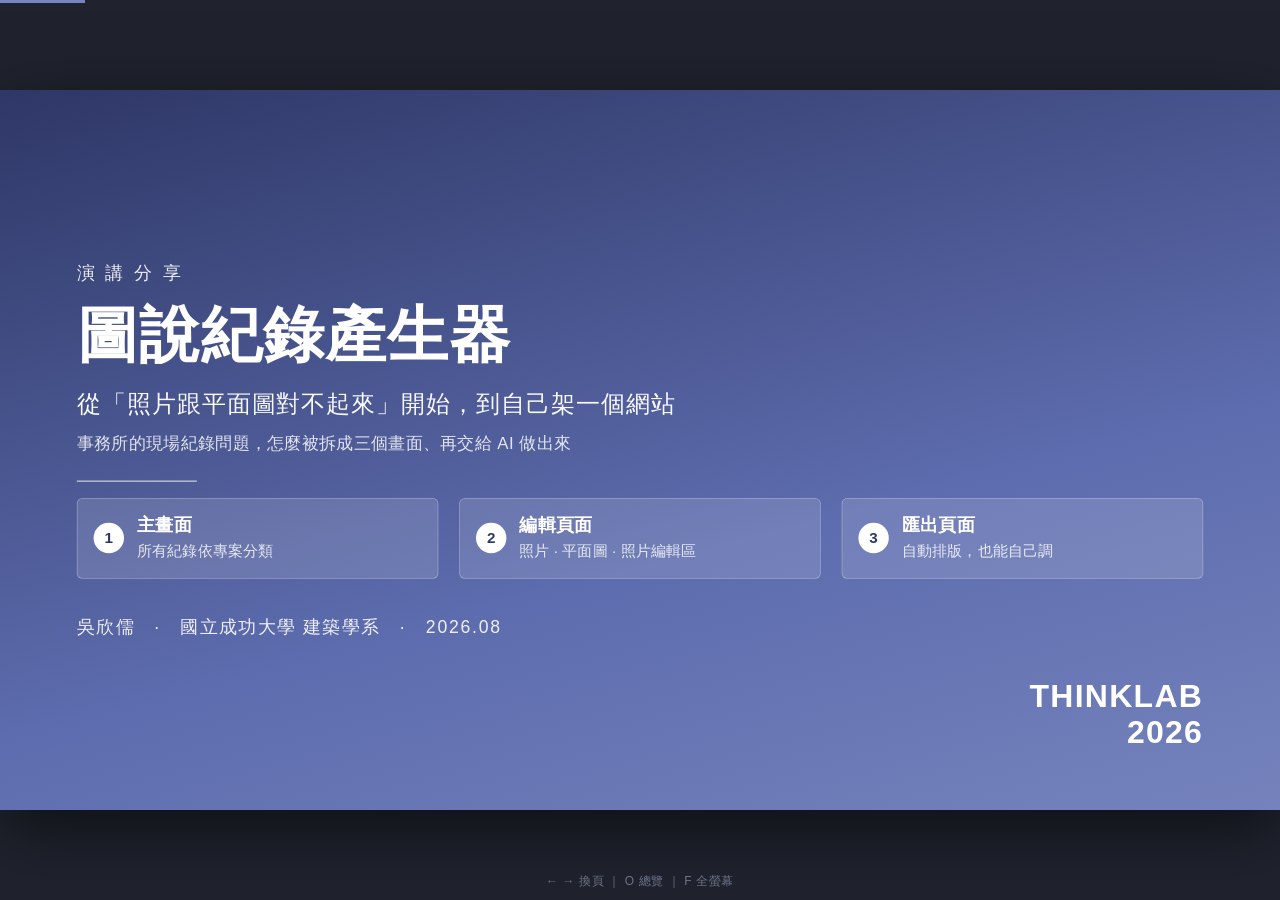
<file: index.html>
<!DOCTYPE html>
<html lang="zh-Hant">
<head>
<meta charset="utf-8">
<meta name="viewport" content="width=device-width,initial-scale=1">
<title>圖說紀錄產生器 | 吳欣儒 | THINKLAB</title>
<script>/* freeze the gradient drift before first paint when capturing with ?qa */
if(/(\?|&)(qa|print)\b/.test(location.search))document.documentElement.className='noanim';</script>
<style>
/* ============================================================
   THINKLAB deck — design language lifted from 20260424_AI沙龍
   band gradient #8592C5 → transparent, white body,
   Microsoft JhengHei UI, periwinkle accents
   ============================================================ */
:root{
  --pw:#7684C0;          /* periwinkle — primary */
  --pw-d:#414E8C;        /* deep periwinkle — headings on white */
  --pw-l:#9AA6D2;        /* light periwinkle — rules, bullets */
  --tint:#F1F4FC;        /* card tint */
  --tint-b:#D3DAF0;      /* card border */
  --navy:#0A1A46;
  --ink:#12172A;         /* body ink — deliberately dark, decks carry a lot of text */
  --body:#2B3247;        /* paragraph text */
  --muted:#525A72;       /* secondary text — still passes on white */
  --W:1600px;
  --H:900px;
}
*{box-sizing:border-box;margin:0;padding:0}
html,body{height:100%}
body{
  background:#20232E;
  font-family:"Microsoft JhengHei UI","Microsoft JhengHei","PingFang TC","Noto Sans TC",
              "Segoe UI",Arial,sans-serif;
  color:var(--ink);
  overflow:hidden;
  -webkit-font-smoothing:antialiased;
}

/* ---------- stage ---------- */
#viewport{position:fixed;inset:0;overflow:hidden}
#stage{position:absolute;left:50%;top:50%;width:var(--W);height:var(--H);
       transform-origin:center center;background:#fff;box-shadow:0 24px 80px rgba(0,0,0,.55)}
.slide{position:absolute;inset:0;background:#fff;opacity:0;visibility:hidden;
       transition:opacity .28s ease}
.slide.on{opacity:1;visibility:visible}

/* ---------- signature gradient band ----------
   Four near-identical periwinkles crossfade on a 64s loop, so the header
   drifts in hue without ever reading as an animation. The base layer under
   them guarantees the band is never lighter than the deepest stop.        */
.band{position:absolute;left:0;top:0;width:100%;height:22%;overflow:hidden;
  background:linear-gradient(180deg,#7684C0 0%,#7684C0 26%,rgba(118,132,192,.62) 56%,
             rgba(118,132,192,.20) 80%,rgba(118,132,192,0) 100%);}
.slide.tall .band{height:30%}
.band i{position:absolute;inset:0;opacity:0}
/* only the slide on screen animates — 57 idle bands would otherwise each hold a layer */
.slide.on .band i{animation:bandcycle 64s ease-in-out infinite}
.band i:nth-child(1){animation-delay:-0s;
  background:linear-gradient(180deg,#7684C0 0%,#7684C0 26%,rgba(118,132,192,.62) 56%,
             rgba(118,132,192,.20) 80%,rgba(118,132,192,0) 100%)}
.band i:nth-child(2){animation-delay:-16s;
  background:linear-gradient(180deg,#6E86C6 0%,#6E86C6 26%,rgba(110,134,198,.62) 56%,
             rgba(110,134,198,.20) 80%,rgba(110,134,198,0) 100%)}
.band i:nth-child(3){animation-delay:-32s;
  background:linear-gradient(180deg,#8280C2 0%,#8280C2 26%,rgba(130,128,194,.62) 56%,
             rgba(130,128,194,.20) 80%,rgba(130,128,194,0) 100%)}
.band i:nth-child(4){animation-delay:-48s;
  background:linear-gradient(180deg,#6F8EBE 0%,#6F8EBE 26%,rgba(111,142,190,.62) 56%,
             rgba(111,142,190,.20) 80%,rgba(111,142,190,0) 100%)}
@keyframes bandcycle{
  0%{opacity:0} 7%{opacity:1} 25%{opacity:1} 32%{opacity:0} 100%{opacity:0}
}
@media (prefers-reduced-motion:reduce){
  .band i,.slide.on .band i{animation:none}
  .band i:nth-child(1){opacity:1}
}
/* .noanim freezes the drift — used by prefers-reduced-motion and by ?qa capture */
.noanim .band i,.noanim .slide.on .band i{animation:none}
.noanim .band i:nth-child(1){opacity:1}

/* ---------- header ---------- */
.hd{position:absolute;left:52px;right:52px;top:26px;display:flex;
    justify-content:space-between;align-items:flex-start;gap:40px}
.kicker{font-size:21px;font-weight:400;color:#fff;letter-spacing:.055em;
        line-height:1.35;opacity:.95}
.hd h1{font-size:35px;font-weight:700;color:#fff;line-height:1.3;
       letter-spacing:.01em;margin-top:2px;max-width:1120px}
.hd h1 .lt{font-weight:400}
.brand{font-size:27px;font-weight:700;color:#fff;text-align:right;
       line-height:1.16;letter-spacing:.03em;white-space:nowrap;flex:none}

/* ---------- body region ---------- */
.body{position:absolute;left:52px;right:52px;top:224px;bottom:66px}
/* text-only slides: stack from the top so the block keeps the deck's rhythm,
   instead of stretching cards into hollow boxes */
.body.vc{display:flex;flex-direction:column;justify-content:flex-start;padding-top:34px}
.slide.tall .body{top:300px}

/* ---------- footer ---------- */
.ft{position:absolute;left:52px;right:52px;bottom:24px;display:flex;
    justify-content:space-between;font-size:15px;color:#6B7288;letter-spacing:.05em}

/* ---------- typography helpers ---------- */
.lead{font-size:20px;color:var(--muted);line-height:1.7}
.stmt{font-size:32px;font-weight:700;color:var(--navy);line-height:1.42}
.mega{font-size:52px;font-weight:700;color:var(--pw);line-height:1.24;letter-spacing:.01em}
.note{font-size:21px;font-weight:700;color:var(--ink);line-height:1.62}
.chain{font-size:20px;color:var(--pw-d);letter-spacing:.04em}
.quote{font-size:23px;color:var(--pw-d);line-height:1.6;font-style:italic}
.hl{color:var(--pw)}

/* ---------- cards ---------- */
.card{background:var(--tint);border:1px solid var(--tint-b);border-radius:7px;
      padding:14px 16px;display:flex;flex-direction:column;min-height:0}
.card h3{font-size:17px;font-weight:700;color:var(--pw-d);line-height:1.35;margin-bottom:7px}
.card p{font-size:14.5px;color:var(--body);line-height:1.62}
.shot{width:100%;background:#fff;border:1px solid var(--tint-b);border-radius:5px;
      overflow:hidden;flex:1 1 auto;min-height:0}
.shot img{width:100%;height:100%;object-fit:cover;object-position:top center;display:block}
.tile{display:flex;flex-direction:column;gap:9px;min-height:0}
/* keep every card heading on the same baseline across a row */
.tile>div:last-child{flex:none;min-height:78px}

/* image3.gif ships with black side padding — crop to its content box */
.gcrop{position:relative;overflow:hidden;margin:auto;background:#fff;
       border:1px solid var(--tint-b);border-radius:5px}
.gcrop img{position:absolute;top:50%;left:50%;transform:translate(-50%,-50%);
           width:160.8%;height:103.6%;max-width:none;display:block}

/* ---------- video ---------- */
.vwrap{position:absolute;inset:0;display:flex;flex-direction:column;gap:12px}
.vwrap video{flex:1 1 auto;width:100%;min-height:0;object-fit:contain;background:#0F1220;
             border-radius:7px}
.vcap{font-size:17px;color:var(--pw-d);letter-spacing:.03em;flex:none}

/* ---------- grids ---------- */
.g2{display:grid;grid-template-columns:1fr 1fr;gap:26px;height:100%}
.g3{display:grid;grid-template-columns:repeat(3,1fr);gap:20px}
.g4{display:grid;grid-template-columns:repeat(4,1fr);gap:18px}
/* cards size to their text and centre in the space instead of stretching hollow.
   height:auto also cancels the height:100% that .g2 carries. */
.hug{align-content:center;height:auto}
.col{display:flex;flex-direction:column;min-height:0}

/* ---------- cover / section divider / app cover ---------- */
#cover,.cover{background:linear-gradient(165deg,#2E3766 0%,#5D6CAE 34%,#7C89C0 62%,#A9B4DC 100%);
              background-size:180% 180%;background-position:0% 0%;
              animation:coverdrift 90s ease-in-out infinite alternate}
@keyframes coverdrift{from{background-position:0% 0%} to{background-position:100% 100%}}
@media (prefers-reduced-motion:reduce){#cover,.cover{animation:none}}
.noanim #cover,.noanim .cover{animation:none}
/* export screenshots (?print) don't want the on-screen chrome baked in */
.noanim #hint,.noanim #bar{display:none}
#cover .band,.cover .band{display:none}
.cover .mark{position:absolute;right:96px;bottom:74px;text-align:right;color:#fff;
             font-size:40px;font-weight:700;line-height:1.14;letter-spacing:.04em}
.cover .rule{width:150px;height:2px;background:rgba(255,255,255,.55);margin:30px 0 20px}

/* ---------- numbered steps ---------- */
.num{width:32px;height:32px;border-radius:50%;background:var(--pw);color:#fff;font-size:16px;
     font-weight:700;display:flex;align-items:center;justify-content:center;flex:none}
.num.sm{width:25px;height:25px;font-size:13px}
.steps{display:flex;flex-direction:column;gap:13px}
.step{display:grid;grid-template-columns:32px 1fr;gap:13px;align-items:start}
.step.sm{grid-template-columns:25px 1fr;gap:11px}
.step h4{font-size:17.5px;font-weight:700;color:var(--navy);line-height:1.3;margin-bottom:3px}
.step.sm h4{font-size:16px}
.step p{font-size:14.5px;color:var(--body);line-height:1.6}

/* ---------- tables ---------- */
.tbl{width:100%;border-collapse:collapse;font-size:14.5px}
.tbl th{background:var(--tint);color:var(--pw-d);font-weight:700;text-align:left;
        padding:9px 14px;border-bottom:1px solid var(--tint-b)}
.tbl td{padding:9px 14px;border-bottom:1px solid #EEF0F7;color:var(--body);line-height:1.55;
        vertical-align:top}
.tbl tr:last-child td{border-bottom:none}
.tbl tr.total td{font-weight:700;color:var(--navy);background:var(--tint)}
.tbl td.n,.tbl th.n{text-align:right}
.tbl td.k{color:var(--ink);font-weight:700;white-space:nowrap}

/* ---------- footnote band ---------- */
.fn{background:var(--tint);border:1px solid var(--tint-b);border-radius:7px;padding:12px 18px;
    font-size:15px;color:var(--body);line-height:1.65}
.fn b{color:var(--pw-d);font-weight:700}

/* ---------- stats ---------- */
.figure{font-size:42px;font-weight:700;color:var(--pw);line-height:1}
.figure-l{font-size:13.5px;color:var(--muted);margin-top:6px;line-height:1.4}

/* ---------- bullet list ---------- */
.bl{list-style:none;display:flex;flex-direction:column;gap:7px}
.bl li{font-size:14.5px;color:var(--body);line-height:1.6;padding-left:15px;position:relative}
.bl li::before{content:"";position:absolute;left:0;top:.62em;width:5px;height:5px;
               border-radius:50%;background:var(--pw-l)}
.bl.tight li{font-size:17px;line-height:1.5}

/* ---------- UI mock-ups ---------- */
.mock{background:#F7F8FC;border:1px solid var(--tint-b);border-radius:8px;padding:13px;
      display:flex;flex-direction:column;gap:10px;min-height:0}
.mrow{display:flex;align-items:center;gap:8px;flex-wrap:wrap}
.chip{background:#fff;border:1px solid var(--tint-b);border-radius:5px;padding:5px 10px;
      font-size:12.5px;color:var(--body);white-space:nowrap}
.chip.on{background:var(--pw);border-color:var(--pw);color:#fff;font-weight:700}
.chip.gh{background:transparent;border-color:transparent;color:#6B7288}
.fld{background:#fff;border:1px solid var(--tint-b);border-radius:5px;padding:4px 10px;min-width:0}
.fld span{display:block;font-size:13px;color:#6B7288;letter-spacing:.04em}
.fld b{display:block;font-size:16px;color:var(--ink);font-weight:400;white-space:nowrap}
.pane{background:#fff;border:1px solid var(--tint-b);border-radius:6px;padding:10px;
      min-height:0;display:flex;flex-direction:column}
.pane>.t{font-size:12.5px;color:var(--pw-d);font-weight:700;margin-bottom:8px;flex:none}
.mcap{font-size:16px;color:var(--muted);text-align:center;line-height:1.5}
.canvas{background:#EEF1F9;border:1px solid var(--tint-b);border-radius:5px;
        position:relative;flex:1 1 auto;min-height:0}
.pin{position:absolute;width:26px;height:26px;border-radius:50%;font-size:13px;font-weight:700;
     display:flex;align-items:center;justify-content:center;transform:translate(-50%,-50%);
     background:#fff;color:var(--body);border:1px solid var(--tint-b)}
.pin.on{background:var(--pw);color:#fff;border-color:var(--pw)}
.pcard{background:#fff;border:1px solid var(--tint-b);border-radius:5px;padding:8px 10px}
.pcard .h{font-size:16px;color:var(--ink);font-weight:700}
.pcard .s{font-size:11.5px;color:#6B7288;margin-top:2px}
.pcard .st{font-size:11.5px;color:var(--pw-d);margin-top:2px}
.thumb{background:#EEF1F9;border-radius:4px;height:52px}

/* ============================================================
   SECTION 01 components (Retooling deck)
   ============================================================ */
.card.acc{background:#E9EDFA;border-color:var(--pw-l)}
.xref{font-size:16px;color:var(--pw-d);margin-top:10px;padding-top:9px;
      border-top:1px solid var(--tint-b)}
.pull{font-size:18px;font-weight:700;color:var(--navy);line-height:1.6;margin-top:12px}
.eg{font-size:16px;color:var(--muted);line-height:1.6;margin-top:10px}
.before{font-size:16px;color:var(--pw-d);margin-top:9px}
.se{font-size:15px;letter-spacing:.13em;color:var(--muted);font-weight:700}
.figure{font-size:44px;font-weight:700;color:var(--pw-d);line-height:1.05}
.card.acc .figure{color:#2F3C86}
.unit{font-size:18px;color:var(--muted);margin-left:6px}
.cmd{font-size:17px;color:var(--navy);line-height:1.7;font-weight:700}

/* four-layer stack (slide 04) */
.layer{display:grid;grid-template-columns:112px 200px 1fr;gap:16px;align-items:center;
       background:#fff;border:1px solid var(--tint-b);border-radius:7px;padding:10px 16px}
.layer.acc{background:#E9EDFA;border-color:var(--pw-l)}
.layer.dash{border-style:dashed;background:var(--tint)}
.lk{font-size:15px;letter-spacing:.1em;color:var(--muted)}
.lt{font-size:21px;font-weight:700;color:var(--navy)}
.ld{font-size:16px;color:var(--body);line-height:1.5}

/* 27-tool grids (slides 01 / 05 / 14) */
.hubgrid{display:grid;grid-template-columns:repeat(9,1fr);gap:9px}
.mcell{background:#fff;border:1px solid var(--tint-b);border-radius:6px;padding:9px 10px;
       display:flex;flex-direction:column;justify-content:space-between;min-height:96px}
.mcell .mn{font-size:15px;letter-spacing:.08em;color:var(--muted)}
.mcell .mcp{color:var(--pw-d);font-weight:700}
.mcell .mt{font-size:17px;font-weight:700;color:var(--ink);line-height:1.25}
.mcell .md{font-size:15px;color:var(--muted);margin-top:3px;line-height:1.4}
.t-cad{background:#FBF5EA}.t-chk{background:#EFF4EC}.t-col{background:#EDF1FA}.t-ai{background:#FAEFEC}
.minigrid{display:grid;grid-template-columns:repeat(9,1fr);gap:6px}
.minigrid .mcell{min-height:34px;padding:5px 6px;border-color:rgba(255,255,255,.34);
                 background:rgba(255,255,255,.16)}
.minigrid .mn{font-size:12px;color:rgba(255,255,255,.72)}
.minigrid .mcp{font-size:12px;color:#fff}
.lchip{display:inline-flex;align-items:center;gap:7px;white-space:nowrap}
.lchip i{width:14px;height:14px;border-radius:3px;display:inline-block;
         border:1px solid var(--tint-b);font-style:normal;line-height:1}

/* tool list rows (slides 06 / 07) */
.toollist{display:flex;flex-direction:column}
.trow{display:grid;grid-template-columns:44px 200px 1fr;gap:14px;align-items:baseline;
      padding:9px 4px;border-bottom:1px solid var(--tint-b)}
.trow:last-child{border-bottom:none}
.tn{font-size:15px;color:var(--muted)}
.tt{font-size:20px;font-weight:700;color:var(--ink)}
.tt em{font-style:normal;font-size:15px;letter-spacing:.08em;color:var(--pw-d);
       border:1px solid var(--pw-l);border-radius:4px;padding:1px 5px;margin-left:7px;vertical-align:2px}
.td{font-size:17px;color:var(--body);line-height:1.55}

/* flow / box diagrams (slides 06 / 08 / 10) */
.flow{display:flex;align-items:stretch;gap:10px}
.fbox{background:#fff;border:1px solid var(--tint-b);border-radius:7px;padding:11px 14px;
      display:flex;flex-direction:column;gap:3px;flex:1;text-align:center;justify-content:center}
.fbox b{font-size:18px;color:var(--ink)}
.fbox span{font-size:15px;color:var(--muted);letter-spacing:.05em}
.fbox.on{background:#E9EDFA;border-color:var(--pw)}
.fbox.on b{color:var(--navy)}
.farr{display:flex;align-items:center;color:var(--pw-l);font-size:22px}
.apibar{background:var(--tint);border:1px solid var(--pw-l);border-radius:7px;padding:12px;
        text-align:center}
.apibar b{display:block;font-size:20px;letter-spacing:.14em;color:var(--navy)}
.apibar span{font-size:15px;letter-spacing:.1em;color:var(--muted)}
.tbox{background:#fff;border:1px solid var(--tint-b);border-radius:6px;padding:11px 8px;
      text-align:center;font-size:17px;font-weight:700;color:var(--ink)}
.tbox.on{background:#E9EDFA;border-color:var(--pw);color:var(--navy)}
.siteread{background:#fff;border:1px solid var(--tint-b);border-radius:6px;padding:10px}

/* ranking bars (slide 11) */
.ranks{display:flex;flex-direction:column;gap:9px}
.rk{display:grid;grid-template-columns:150px 1fr 56px;gap:14px;align-items:center}
.rn{font-size:17px;color:var(--ink);text-align:right}
.rb{background:#EDEFF7;border-radius:3px;height:22px;overflow:hidden;display:block}
.rb i{display:block;height:100%;background:#3E4A86;border-radius:3px}
.rv{font-size:17px;color:var(--body);text-align:right}

/* ============================================================
   WORKSHOP SECTION — larger type throughout.
   Presented to a room, so nothing here drops below ~18px.
   ============================================================ */
/* bigger type needs more clearance above the footer */
.lg .body{bottom:80px}
.lg .body.vc{padding-top:16px}
.lg .kicker{font-size:23px}
.lg .hd h1{font-size:38px}
.lg .lead{font-size:23px;line-height:1.7}
.lg .card h3{font-size:22px;line-height:1.35;margin-bottom:9px}
.lg .card p{font-size:19px;line-height:1.65}
.lg .bl li{font-size:19px;line-height:1.65;padding-left:19px}
.lg .bl li::before{width:6px;height:6px;top:.66em}
.lg .bl.tight li{font-size:18px;line-height:1.6}
.lg .step h4{font-size:22px;margin-bottom:5px}
.lg .step p{font-size:19px;line-height:1.65}
.lg .step.sm h4{font-size:21px}
.lg .steps{gap:17px}
.lg .num{width:38px;height:38px;font-size:19px}
.lg .num.sm{width:30px;height:30px;font-size:16px}
.lg .step{grid-template-columns:38px 1fr;gap:16px}
.lg .step.sm{grid-template-columns:30px 1fr;gap:14px}
.lg .tbl{font-size:19px}
.lg .tbl th{padding:12px 18px}
.lg .tbl td{padding:12px 18px;line-height:1.6}
.lg .fn{font-size:19px;line-height:1.7;padding:14px 20px}
.lg .figure{font-size:48px}
.lg .figure-l{font-size:17px}
.lg .mcap{font-size:17px}
.lg .stmt{font-size:30px}

/* mock-ups: still UI-like, but readable from the back of the room */
.lg .chip{font-size:16px;padding:7px 13px;border-radius:6px}
.lg .fld{padding:6px 13px;border-radius:6px}
.lg .fld span{font-size:15px}
.lg .fld b{font-size:17px}
.lg .pane>.t{font-size:16px;margin-bottom:10px}
.lg .pcard{padding:10px 13px}
.lg .pcard .h{font-size:17px}
.lg .pcard .s,.lg .pcard .st{font-size:16px}
.lg .pin{width:32px;height:32px;font-size:16px}
.lg .mock{padding:16px;gap:12px}
.cv{position:absolute;left:96px;top:0;bottom:0;display:flex;flex-direction:column;
    justify-content:center;gap:0;color:#fff}
.cv .eyebrow{font-size:23px;letter-spacing:.14em;opacity:.9}
.cv .big{font-size:82px;font-weight:700;letter-spacing:.02em;line-height:1.1;margin-top:26px}
.cv .zh{font-size:31px;letter-spacing:.24em;margin-top:14px;opacity:.94}
.cv .who{font-size:24px;letter-spacing:.1em;margin-top:52px;opacity:.9}
#cover .mark{position:absolute;right:96px;bottom:74px;text-align:right;color:#fff;
          font-size:40px;font-weight:700;line-height:1.14;letter-spacing:.04em}

/* ---------- S1 stat ---------- */
.stat{border:1px solid var(--tint-b);background:var(--tint);border-radius:7px;
      padding:14px 18px;display:flex;align-items:baseline;gap:14px}
.stat b{font-size:38px;color:var(--pw);font-weight:700;line-height:1}
.stat span{font-size:14.5px;color:var(--muted);line-height:1.5}

/* ---------- S2 workflow diagram ---------- */
.diagram{position:relative;width:800px;height:544px}
.diagram svg{position:absolute;inset:0;width:100%;height:100%;pointer-events:none}
.dlabel{position:absolute;text-align:right;font-size:21px;font-weight:700;
        color:var(--pw);line-height:1.2}
.dbox{position:absolute;border:2.5px dashed var(--pw-l);border-radius:14px;
      display:flex;align-items:center;justify-content:center}
.dbox.hard{border:4px dotted var(--pw-d)}
.dtext{position:absolute;font-size:33px;font-weight:700;color:var(--pw-d);
       line-height:1.16;text-align:center}
.dtext em{font-style:normal;color:#9CC4D8;display:block}
.dsmall{position:absolute;font-size:15.5px;font-weight:700;color:var(--muted);
        line-height:1.5}
.dbig{position:absolute;font-size:31px;font-weight:700;color:var(--ink);letter-spacing:.02em}
.dmid{position:absolute;font-size:20px;font-weight:700;color:var(--pw-l);
      line-height:1.4;text-align:center}

/* ---------- S11 transition list ---------- */
.shift{border-top:1px solid var(--tint-b);border-bottom:1px solid var(--tint-b);
       padding:12px 0;display:flex;flex-direction:column;gap:5px}
.shift div{display:grid;grid-template-columns:140px 40px 1fr;align-items:center;
           font-size:17px;color:var(--body)}
.shift div span:nth-child(2){color:var(--pw);text-align:center;font-weight:700}
.shift div.hdr{font-size:18px;font-weight:700;color:var(--pw-d)}

/* ---------- chrome: progress, counter, overview ---------- */
#bar{position:fixed;left:0;top:0;height:3px;background:var(--pw);z-index:60;
     transition:width .28s ease}
#hint{position:fixed;left:0;right:0;bottom:10px;text-align:center;color:#6C7288;
      font-size:12px;z-index:60;letter-spacing:.05em;transition:opacity .5s ease}
#hint.dim{opacity:0}
#ov{position:fixed;inset:0;background:#1A1D28;z-index:80;display:none;
    overflow:auto;padding:28px}
#ov.on{display:block}
#ovg{display:grid;grid-template-columns:repeat(auto-fill,minmax(230px,1fr));gap:16px}
.ovi{background:#fff;border-radius:5px;overflow:hidden;cursor:pointer;position:relative;
     aspect-ratio:16/9;border:2px solid transparent}
.ovi:hover{border-color:var(--pw)}
.ovi .mini{transform-origin:top left;pointer-events:none}
.ovi b{position:absolute;right:6px;bottom:4px;font-size:11px;color:#6B7288;z-index:2}
</style>
</head>
<body>

<div id="bar"></div>
<div id="viewport"><div id="stage">

<!-- ============================== 00 COVER ============================== -->
<!-- ==================================================================
     SECTION 01 · Retooling the Architecture Office with AI  (14 頁)
     ================================================================== -->

<!-- RT 01 cover -->
<!-- ==================================================================
     Replace everything from here down to the last </section> with your
     own slides. Three specimens follow: a cover, a standard content
     page, and a full-bleed video page.

     Keep the `lg` class on every section — it carries the large type
     scale that makes the deck readable when projected.
     ================================================================== -->

<!-- ---------- cover ---------- -->
<!-- ==================================================================
     圖說紀錄產生器 · 吳欣儒（成大建築）　slides 01–05
     THINKLAB 藕紫藍樣式；原稿深灰＋琥珀已全數換掉。整份無圖檔，
     所有「照片／平面圖／介面」都是 HTML+CSS 畫出來的。
     ================================================================== -->

<!-- ============================== 01 COVER ============================== -->
<section class="slide cover lg" id="cover">
  <div class="cv" style="right:96px;justify-content:center">
    <div class="eyebrow">演 講 分 享</div>
    <div class="big" style="font-size:76px;line-height:1.12;margin-top:20px">圖說紀錄產生器</div>
    <div class="zh" style="font-size:30px;letter-spacing:.04em;margin-top:22px;opacity:.97">從「照片跟平面圖對不起來」開始，到自己架一個網站</div>
    <div style="font-size:21px;letter-spacing:.03em;line-height:1.6;margin-top:12px;opacity:.84">事務所的現場紀錄問題，怎麼被拆成三個畫面、再交給 AI 做出來</div>
    <div class="rule"></div>
    <div style="display:grid;grid-template-columns:repeat(3,1fr);gap:26px">
      <div style="background:rgba(255,255,255,.13);border:1px solid rgba(255,255,255,.30);border-radius:7px;padding:18px 20px;display:flex;align-items:center;gap:16px">
        <div class="num" style="background:#fff;color:#2E3766">1</div>
        <div>
          <div style="font-size:23px;font-weight:700;color:#fff;line-height:1.3">主畫面</div>
          <div style="font-size:19px;color:rgba(255,255,255,.84);line-height:1.5;margin-top:4px">所有紀錄依專案分類</div>
        </div>
      </div>
      <div style="background:rgba(255,255,255,.13);border:1px solid rgba(255,255,255,.30);border-radius:7px;padding:18px 20px;display:flex;align-items:center;gap:16px">
        <div class="num" style="background:#fff;color:#2E3766">2</div>
        <div>
          <div style="font-size:23px;font-weight:700;color:#fff;line-height:1.3">編輯頁面</div>
          <div style="font-size:19px;color:rgba(255,255,255,.84);line-height:1.5;margin-top:4px">照片 · 平面圖 · 照片編輯區</div>
        </div>
      </div>
      <div style="background:rgba(255,255,255,.13);border:1px solid rgba(255,255,255,.30);border-radius:7px;padding:18px 20px;display:flex;align-items:center;gap:16px">
        <div class="num" style="background:#fff;color:#2E3766">3</div>
        <div>
          <div style="font-size:23px;font-weight:700;color:#fff;line-height:1.3">匯出頁面</div>
          <div style="font-size:19px;color:rgba(255,255,255,.84);line-height:1.5;margin-top:4px">自動排版，也能自己調</div>
        </div>
      </div>
    </div>
    <div class="who" style="margin-top:46px;font-size:22px">吳欣儒　·　國立成功大學 建築學系　·　2026.08</div>
  </div>
  <div class="mark">THINKLAB<br>2026</div>
</section>

<!-- ============================== 02 大綱 ============================== -->
<section class="slide lg">
  <div class="band"></div>
  <div class="hd">
    <div><p class="kicker">大 綱</p>
      <h1>今天要講的五件事</h1></div>
    <div class="brand">THINKLAB<br>2026</div>
  </div>
  <div class="body vc">
    <div class="g2" style="height:auto;gap:56px;align-content:start">
      <div class="steps" style="gap:34px">
        <div class="step">
          <div class="num">1</div>
          <div><h4>問題</h4><p>工地探勘回來一堆照片，跟平面圖是分開的兩件事</p></div>
        </div>
        <div class="step">
          <div class="num">2</div>
          <div><h4>架構</h4><p>把工具拆成三個畫面：主畫面、編輯頁面、匯出頁面</p></div>
        </div>
        <div class="step">
          <div class="num">3</div>
          <div><h4>做法</h4><p>先跟 AI 講大架構，拿到一版草稿，再一項一項補細節</p></div>
        </div>
      </div>
      <div class="steps" style="gap:34px">
        <div class="step">
          <div class="num">4</div>
          <div><h4>成品</h4><p>實際的畫面：怎麼定位、怎麼標註、怎麼出圖</p></div>
        </div>
        <div class="step">
          <div class="num">5</div>
          <div><h4>踩過的坑</h4><p>做的過程中卡住的地方，還有怎麼解決</p></div>
        </div>
      </div>
    </div>
  </div>
  <div class="ft"><span>圖說紀錄產生器 · 吳欣儒</span><span>02 / 14</span></div>
</section>

<!-- ============================== 03 關於我 ============================== -->
<section class="slide lg">
  <div class="band"></div>
  <div class="hd">
    <div><p class="kicker">關 於 我</p>
      <h1>吳欣儒　Hsin-Ru Wu</h1></div>
    <div class="brand">THINKLAB<br>2026</div>
  </div>
  <div class="body vc">
    <div class="g3" style="gap:26px;align-items:start">

      <div class="card" style="padding:22px 24px">
        <h3 style="font-size:24px;margin-bottom:18px">學歷</h3>
        <div style="font-size:17px;color:var(--pw);letter-spacing:.04em">2023 – now</div>
        <div style="font-size:21px;color:var(--ink);line-height:1.45;margin-top:3px">國立成功大學　建築學系工程組</div>
        <div style="font-size:16px;color:var(--muted);line-height:1.45;margin-top:2px">National Cheng Kung University</div>
        <div style="font-size:17px;color:var(--pw);letter-spacing:.04em;margin-top:20px">2020 – 2023</div>
        <div style="font-size:21px;color:var(--ink);line-height:1.45;margin-top:3px">國立新竹女子高級中學</div>
        <div style="font-size:16px;color:var(--muted);line-height:1.45;margin-top:2px">National Hsinchu Girls' Senior High School</div>
      </div>

      <div class="card" style="padding:22px 24px">
        <h3 style="font-size:24px;margin-bottom:16px">經歷</h3>
        <div style="font-size:19px;font-weight:700;color:var(--navy)">實習</div>
        <div style="font-size:17px;color:var(--pw);letter-spacing:.04em;margin-top:8px">2025.07 – 08</div>
        <div style="font-size:21px;color:var(--ink);line-height:1.45;margin-top:3px">林威政建築師事務所</div>
        <div style="font-size:16px;color:var(--muted);line-height:1.45;margin-top:2px">W.C.L. Architects</div>
        <div style="font-size:19px;font-weight:700;color:var(--navy);margin-top:20px">工作坊</div>
        <div style="font-size:17px;color:var(--pw);letter-spacing:.04em;margin-top:8px">2024.08</div>
        <div style="font-size:20px;color:var(--ink);line-height:1.45;margin-top:2px">永續行動：木構造建築實作工作坊</div>
        <div style="font-size:17px;color:var(--pw);letter-spacing:.04em;margin-top:10px">2025.02</div>
        <div style="font-size:20px;color:var(--ink);line-height:1.45;margin-top:2px">專案管理工作坊</div>
        <div style="font-size:17px;color:var(--pw);letter-spacing:.04em;margin-top:10px">2026.02</div>
        <div style="font-size:20px;color:var(--ink);line-height:1.45;margin-top:2px">機械手臂工作坊</div>
      </div>

      <div class="card acc" style="padding:22px 24px">
        <h3 style="font-size:24px;margin-bottom:18px">聯絡方式</h3>
        <div style="font-size:17px;color:var(--pw-d);letter-spacing:.04em">Instagram</div>
        <div style="font-size:22px;color:var(--ink);line-height:1.45;margin-top:4px">cindy_wu_0914</div>
      </div>

    </div>
  </div>
  <div class="ft"><span>圖說紀錄產生器 · 吳欣儒</span><span>03 / 14</span></div>
</section>

<!-- ============================== 04 起點 ============================== -->
<section class="slide lg">
  <div class="band"></div>
  <div class="hd">
    <div><p class="kicker">起 點</p>
      <h1>照片和平面圖，對不起來</h1></div>
    <div class="brand">THINKLAB<br>2026</div>
  </div>
  <div class="body vc">
    <div style="display:grid;grid-template-columns:45fr 55fr;gap:32px;align-items:start">

      <!-- 左：照片堆的模擬（無圖檔，全部是畫出來的方塊） -->
      <div class="card" style="padding:20px 22px">
        <h3 style="font-size:21px;margin-bottom:14px">工地探勘回來以後</h3>
        <div style="display:grid;grid-template-columns:repeat(3,1fr);gap:12px 14px">
          <div>
            <div style="height:74px;background:#E3E8F5;border:1px solid var(--tint-b);border-radius:5px"></div>
            <div style="font-size:16px;color:var(--muted);text-align:center;margin-top:5px">IMG_2317.JPG</div>
          </div>
          <div>
            <div style="height:74px;background:#E3E8F5;border:1px solid var(--tint-b);border-radius:5px"></div>
            <div style="font-size:16px;color:var(--muted);text-align:center;margin-top:5px">IMG_2318.JPG</div>
          </div>
          <div>
            <div style="height:74px;background:#E3E8F5;border:1px solid var(--tint-b);border-radius:5px"></div>
            <div style="font-size:16px;color:var(--muted);text-align:center;margin-top:5px">IMG_2331.JPG</div>
          </div>
          <div>
            <div style="height:74px;background:#E3E8F5;border:1px solid var(--tint-b);border-radius:5px"></div>
            <div style="font-size:16px;color:var(--muted);text-align:center;margin-top:5px">IMG_2344.JPG</div>
          </div>
          <div>
            <div style="height:74px;background:#E3E8F5;border:1px solid var(--tint-b);border-radius:5px"></div>
            <div style="font-size:16px;color:var(--muted);text-align:center;margin-top:5px">IMG_2350.JPG</div>
          </div>
          <div>
            <div style="height:74px;background:#E3E8F5;border:1px solid var(--tint-b);border-radius:5px"></div>
            <div style="font-size:16px;color:var(--muted);text-align:center;margin-top:5px">IMG_2361.JPG</div>
          </div>
        </div>
        <div style="font-size:22px;font-weight:700;color:var(--pw-d);text-align:center;line-height:1.4;margin-top:20px">這張到底是哪一間、哪一面牆？</div>
        <div style="background:#fff;border:1px dashed var(--pw-l);border-radius:5px;padding:11px 14px;text-align:center;font-size:19px;color:var(--muted);line-height:1.5;margin-top:14px">3F 平面圖.pdf　—　在另一個資料夾</div>
      </div>

      <!-- 右：四條問題 -->
      <div class="steps" style="gap:20px">
        <div class="step">
          <div class="num">1</div>
          <div><h4>照片只剩檔名</h4><p>一次探勘幾十張，回來只剩 IMG_2317.JPG —— 拍的當下知道，隔一週就忘了</p></div>
        </div>
        <div class="step">
          <div class="num">2</div>
          <div><h4>位置資訊沒有留下來</h4><p>平面圖在另一個檔案，照片在哪拍、朝哪個方向拍，全靠腦袋記</p></div>
        </div>
        <div class="step">
          <div class="num">3</div>
          <div><h4>整理全靠手工</h4><p>回辦公室用 Word／簡報一張一張貼、一個一個標，兩三個小時跑不掉</p></div>
        </div>
        <div class="step">
          <div class="num">4</div>
          <div><h4>每個人排出來的都不一樣</h4><p>交出去的格式不一致，隔一個月自己回頭看也讀不順</p></div>
        </div>
      </div>

    </div>
    <div class="fn" style="margin-top:20px">真正花時間的不是拍照，是拍完以後的整理 —— 而且整理的過程中，<b>最關鍵的那個資訊（在哪裡拍的）已經流失了</b>。</div>
  </div>
  <div class="ft"><span>圖說紀錄產生器 · 吳欣儒</span><span>04 / 14</span></div>
</section>

<!-- ============================== 05 需求 ============================== -->
<section class="slide lg">
  <div class="band"></div>
  <div class="hd">
    <div><p class="kicker">需 求</p>
      <h1>從需求轉換為工具</h1></div>
    <div class="brand">THINKLAB<br>2026</div>
  </div>
  <div class="body vc">
    <div class="g4" style="align-items:start">
      <div class="card" style="padding:18px 20px">
        <h3 style="font-size:24px">即時</h3>
        <ul class="bl">
          <li>現場或當天就整理完</li>
          <li>在平板或筆電上就能操作</li>
        </ul>
      </div>
      <div class="card" style="padding:18px 20px">
        <h3 style="font-size:24px">圖說與照片彙整</h3>
        <ul class="bl">
          <li>照片、位置、說明是同一筆資料</li>
          <li>不會各自存在不同檔案裡</li>
          <li>換一台電腦也不會走散</li>
        </ul>
      </div>
      <div class="card" style="padding:18px 20px">
        <h3 style="font-size:24px">看得懂</h3>
        <ul class="bl">
          <li>平面圖上標出拍攝點與方向</li>
          <li>照片上可以圈、可以畫、可以寫</li>
          <li>不用解釋就看得懂</li>
        </ul>
      </div>
      <div class="card" style="padding:18px 20px">
        <h3 style="font-size:24px">交得出去</h3>
        <ul class="bl">
          <li>直接印成 PDF 給業主或監造</li>
          <li>有事務所的圖框與標題欄</li>
          <li>格式固定，誰做都一樣</li>
        </ul>
      </div>
    </div>

    <div class="fn" style="margin-top:34px;display:grid;grid-template-columns:215px 1fr;gap:20px;align-items:start">
      <b style="font-size:20px;line-height:1.5">那為什麼不用現成的</b>
      <span>相簿 App 沒有平面圖　·　CAD／BIM 太重，現場開不動　·　Word 排版每次都要重來 —— 沒有一個把「照片＋位置＋說明」當成同一件事的工具。</span>
    </div>

    <div style="font-size:28px;font-weight:700;color:var(--pw-d);line-height:1.45;text-align:center;margin-top:36px">所以決定自己做一個：操作簡單方便且可以彙整所有需要的資訊的網頁、</div>
  </div>
  <div class="ft"><span>圖說紀錄產生器 · 吳欣儒</span><span>05 / 14</span></div>
</section>

<!-- ============================== 06 · 思考架構 ============================== -->
<section class="slide lg">
  <div class="band"></div>
  <div class="hd">
    <div><p class="kicker">思 考 架 構</p>
      <h1>拆成三個畫面思考</h1></div>
    <div class="brand">THINKLAB<br>2026</div>
  </div>
  <div class="body vc">

    <div class="g3" style="gap:22px;align-items:stretch">

      <div class="card" style="padding:22px 24px">
        <div style="display:flex;align-items:center;gap:16px;margin-bottom:18px">
          <div class="num">1</div>
          <div style="font-size:27px;font-weight:700;color:var(--navy);line-height:1.2">主畫面</div>
        </div>
        <div style="font-size:17px;font-weight:700;color:var(--pw-d);letter-spacing:.08em;margin-bottom:7px">要解決的問題</div>
        <p style="min-height:64px">檔案散在各自的電腦裡，找不到舊紀錄</p>
        <div style="height:1px;background:var(--tint-b);margin:6px 0 18px"></div>
        <ul class="bl">
          <li>所有紀錄集中在一個清單</li>
          <li>依「專案名稱」自動分組</li>
          <li>一眼看出哪份還沒做完</li>
        </ul>
      </div>

      <div class="card" style="padding:22px 24px">
        <div style="display:flex;align-items:center;gap:16px;margin-bottom:18px">
          <div class="num">2</div>
          <div style="font-size:27px;font-weight:700;color:var(--navy);line-height:1.2">編輯頁面</div>
        </div>
        <div style="font-size:17px;font-weight:700;color:var(--pw-d);letter-spacing:.08em;margin-bottom:7px">要解決的問題</div>
        <p style="min-height:64px">照片跟位置對不起來</p>
        <div style="height:1px;background:var(--tint-b);margin:6px 0 18px"></div>
        <ul class="bl">
          <li>左側：這份紀錄的所有照片</li>
          <li>中間：平面圖，點一下標出拍攝位置</li>
          <li>右側：照片編輯區，畫標記寫說明</li>
        </ul>
      </div>

      <div class="card" style="padding:22px 24px">
        <div style="display:flex;align-items:center;gap:16px;margin-bottom:18px">
          <div class="num">3</div>
          <div style="font-size:27px;font-weight:700;color:var(--navy);line-height:1.2">匯出頁面</div>
        </div>
        <div style="font-size:17px;font-weight:700;color:var(--pw-d);letter-spacing:.08em;margin-bottom:7px">要解決的問題</div>
        <p style="min-height:64px">手工排版太慢，而且每次都不一樣</p>
        <div style="height:1px;background:var(--tint-b);margin:6px 0 18px"></div>
        <ul class="bl">
          <li>系統先自動排一版</li>
          <li>不滿意就自己拖、自己調</li>
          <li>直接列印成 PDF</li>
        </ul>
      </div>

    </div>

    <div class="fn" style="margin-top:auto">
      這三個畫面就是整個工具的骨架 —— 先把它講清楚，AI 才知道你要的是「一套工作流程」，而不是一個泛用的照片管理程式。
    </div>
  </div>
  <div class="ft"><span>圖說紀錄產生器 · 吳欣儒</span><span>06 / 14</span></div>
</section>


<!-- ============================== 07 · 做法 ============================== -->
<section class="slide lg">
  <div class="band"></div>
  <div class="hd">
    <div><p class="kicker">做 法</p>
      <h1>先把大架構講給 AI 聽</h1></div>
    <div class="brand">THINKLAB<br>2026</div>
  </div>
  <div class="body vc">

    <div class="g2" style="grid-template-columns:52% 1fr;gap:36px;height:auto;align-items:start">

      <!-- LEFT — the one prompt -->
      <div>
        <div style="font-size:20px;font-weight:700;color:var(--pw-d);letter-spacing:.04em;margin-bottom:12px">
          我一開始就只給了這一段話
        </div>

        <div style="background:#E9EDFA;border:1px solid var(--pw-l);border-left:5px solid var(--pw);
                    border-radius:7px;padding:22px 26px">
          <p style="font-size:21px;line-height:1.72;color:var(--navy);margin-bottom:13px">
            「我要做一個網站，是圖說紀錄互動式網頁」
          </p>
          <p style="font-size:21px;line-height:1.78;color:var(--body)">
            「我要這個網站的操作方式為：使用者匯入照片和平面圖，指定照片在平面圖的哪個位置並且輸入文字說明、畫線或簡單標記，之後就要一鍵自動產出報告，報告的格式大概會像是 平面圖在中間，旁邊是所有圖片，並且有線段連接至他在平面圖，指出它在平面中的位置，照片下面會有我先寫好的文字說明，紙張大小可能是A0-A4 。」
          </p>
        </div>

        <p style="font-size:19px;line-height:1.7;color:var(--muted);margin-top:16px">
          沒有畫面規格、沒有技術名詞、沒有分幾期做 —— 就是把「我要什麼」講完。
        </p>
      </div>

      <!-- RIGHT — what that one paragraph actually carried -->
      <div class="steps" style="gap:19px">
        <div class="step">
          <div class="num">1</div>
          <div>
            <h4>要做的是什麼(What)</h4>
            <p>「一個網站、圖說記錄」—— 一句話就把範圍框住了</p>
          </div>
        </div>
        <div class="step">
          <div class="num">2</div>
          <div>
            <h4>從哪裡開始、到哪裡結束(Progress)</h4>
            <p>匯入照片和平面圖 → 指定位置、寫說明、畫標記 → 一鍵產出報告</p>
          </div>
        </div>
        <div class="step">
          <div class="num">3</div>
          <div>
            <h4>成品長什麼樣(End)</h4>
            <p>A1 排版、平面圖在中間、照片在旁邊、線段連過去、照片下面是說明 —— 這段最關鍵</p>
          </div>
        </div>
        <div class="step">
          <div class="num" style="background:var(--pw-d)">4</div>
          <div>
            <h4 style="color:var(--pw-d)">沒講的：怎麼寫</h4>
            <p>用什麼技術、檔案怎麼存、畫面怎麼切，全部沒提 —— 那是它的事</p>
          </div>
        </div>
      </div>

    </div>

    <div class="fn" style="margin-top:auto">
      講得出「輸入什麼 → 中間做什麼 → 輸出長什麼樣」，就夠開始了。剩下的在下一頁一項一項補。
    </div>
  </div>
  <div class="ft"><span>圖說紀錄產生器 · 吳欣儒</span><span>07 / 14</span></div>
</section>


<!-- ============================== 08 · 做法 · 二 ============================== -->
<section class="slide lg">
  <div class="band"></div>
  <div class="hd">
    <div><p class="kicker">做 法 · 二</p>
      <h1>草稿出來以後，一次補一項</h1></div>
    <div class="brand">THINKLAB<br>2026</div>
  </div>
  <div class="body vc">

    <div class="g3" style="gap:20px 22px;align-items:stretch">

      <div class="card" style="padding:20px 22px">
        <div style="display:flex;align-items:center;gap:14px;margin-bottom:14px">
          <div class="num sm">1</div>
          <div style="font-size:23px;font-weight:700;color:var(--navy);line-height:1.25">能跑的草稿</div>
        </div>
        <p style="color:var(--pw-d)">「先做出三個畫面，能互相切換、照片匯得進來就好。」</p>
      </div>

      <div class="card" style="padding:20px 22px">
        <div style="display:flex;align-items:center;gap:14px;margin-bottom:14px">
          <div class="num sm">2</div>
          <div style="font-size:23px;font-weight:700;color:var(--navy);line-height:1.25">照片裁切</div>
        </div>
        <p style="color:var(--pw-d)">「照片要能在編輯區裡裁切，而且隨時可以還原成原圖。」</p>
      </div>

      <div class="card" style="padding:20px 22px">
        <div style="display:flex;align-items:center;gap:14px;margin-bottom:14px">
          <div class="num sm">3</div>
          <div style="font-size:23px;font-weight:700;color:var(--navy);line-height:1.25">定位與方向</div>
        </div>
        <p style="color:var(--pw-d)">「在平面圖上點一下標出拍攝位置，再拖一下決定拍攝方向。」</p>
      </div>

      <div class="card" style="padding:20px 22px">
        <div style="display:flex;align-items:center;gap:14px;margin-bottom:14px">
          <div class="num sm">4</div>
          <div style="font-size:23px;font-weight:700;color:var(--navy);line-height:1.25">比例尺</div>
        </div>
        <p style="color:var(--pw-d)">「平面圖要能量兩點的實際距離，出圖時可以用 1:100 這種真實比例。」</p>
      </div>

      <div class="card" style="padding:20px 22px">
        <div style="display:flex;align-items:center;gap:14px;margin-bottom:14px">
          <div class="num sm">5</div>
          <div style="font-size:23px;font-weight:700;color:var(--navy);line-height:1.25">自由排版</div>
        </div>
        <p style="color:var(--pw-d)">「匯出頁的每一張照片都要能拖曳、縮放、互換位置、搬到別頁。」</p>
      </div>

      <div class="card" style="padding:20px 22px">
        <div style="display:flex;align-items:center;gap:14px;margin-bottom:14px">
          <div class="num sm">6</div>
          <div style="font-size:23px;font-weight:700;color:var(--navy);line-height:1.25">圖框設定</div>
        </div>
        <p style="color:var(--pw-d)">「報告要有事務所的標題欄，名稱、Logo 和欄位可以自己換。」</p>
      </div>

    </div>

    <div class="fn" style="margin-top:auto;display:grid;grid-template-columns:215px 1fr;
                           gap:18px;align-items:center">
      <b>四個心法</b>
      <span>一次只講一件事，做好了再講下一件　·　每次做完先存一版，壞掉才有得退　·　講「我要的結果」，不要講「你應該怎麼寫」　·　跑不出來就把錯誤訊息整段貼回去給它</span>
    </div>

    <p style="font-size:20px;line-height:1.6;color:var(--muted);text-align:center;margin-top:20px">
      功能不是一次想完的 —— 是實際拿去用了以後，才知道還缺什麼。
    </p>
  </div>
  <div class="ft"><span>圖說紀錄產生器 · 吳欣儒</span><span>08 / 14</span></div>
</section>

<!-- ==================================================================
     yj_part3 — slides 09 / 10 / 11  (圖說紀錄產生器 · 吳欣儒)
     All three carry `.yj3` so the scoped block below cannot leak.
     ZERO images: every "screenshot" is drawn chrome.
     ================================================================== -->
<style>
/* ---------- scoped to .yj3 only ---------- */
.yj3 .dvl{font-size:22px;font-weight:700;color:var(--pw-d);letter-spacing:.2em;
          padding-bottom:7px;border-bottom:1px solid var(--tint-b);margin-bottom:15px}
.yj3 .dvl+.steps{margin-bottom:0}

/* status semantics — muted enough to sit next to real text */
.yj3 .st{display:inline-block;font-size:15px;font-weight:700;line-height:1.2;
         border-radius:20px;padding:3px 10px;border:1px solid;white-space:nowrap}
.yj3 .st-ok{color:#2C6B4F;background:#EAF3EE;border-color:#C6DFD1}
.yj3 .st-wn{color:#8A5B12;background:#FBF3E4;border-color:#E8D6AE}
.yj3 .st-er{color:#A63D3A;background:#FBECEB;border-color:#EFCBC8}
.yj3 .stt{font-size:15px;font-weight:700;line-height:1.2}
.yj3 .stt.ok{color:#2C6B4F}
.yj3 .stt.wn{color:#8A5B12}

/* ---------- shared mock chrome ---------- */
.yj3 .mtitle{font-size:19px;font-weight:700;color:var(--navy);letter-spacing:.02em;flex:none}
.yj3 .srch{flex:1 1 auto;min-width:0;background:#fff;border:1px solid var(--tint-b);
           border-radius:6px;padding:7px 12px;font-size:15px;color:#7A8199}
.yj3 .grp{display:flex;align-items:baseline;justify-content:space-between;gap:14px;
          border-top:1px solid var(--tint-b);padding-top:9px}
.yj3 .grp b{font-size:18px;font-weight:700;color:var(--pw-d)}
.yj3 .grp span{font-size:15px;color:var(--muted)}
.yj3 .rcards{display:grid;grid-template-columns:repeat(3,1fr);gap:11px}
.yj3 .rcard{background:#fff;border:1px solid var(--tint-b);border-radius:6px;padding:9px}
.yj3 .rcard .th{height:58px;background:#EEF1F9;border:1px solid #E2E7F5;border-radius:4px}
.yj3 .rcard .h{font-size:17px;font-weight:700;color:var(--ink);margin-top:8px;line-height:1.25}
.yj3 .rcard .s{font-size:15px;color:var(--muted);margin-top:3px;line-height:1.3}
.yj3 .rcard .st{margin-top:7px}

/* ---------- slide 09 split ---------- */
.yj3 .s9{display:grid;grid-template-columns:700px 1fr;gap:30px;align-items:start}

/* ---------- slide 10 editor ---------- */
.yj3 .ebar{gap:14px;flex-wrap:nowrap}
.yj3 .back{font-size:17px;color:var(--pw-d);font-weight:700;white-space:nowrap;flex:none}
.yj3 .saved{font-size:16px;color:#2C6B4F;font-weight:700;white-space:nowrap;flex:none}
.yj3 .ws{display:grid;grid-template-columns:1.05fr 2.3fr 1.55fr;gap:12px;height:296px}
.yj3 .ph{display:flex;align-items:center;justify-content:space-between;gap:10px;
         flex:none;margin-bottom:9px}
.yj3 .pt{font-size:17px;font-weight:700;color:var(--pw-d);white-space:nowrap}
.yj3 .cg{display:flex;gap:7px}
.yj3 .prow{display:flex;align-items:center;gap:11px;padding:6px 0}
.yj3 .prow+.prow{border-top:1px solid #EEF0F7}
.yj3 .ntile{width:48px;height:44px;flex:none;border:1px solid var(--tint-b);border-radius:5px;
            background:#EEF1F9;color:var(--body);font-size:19px;font-weight:700;
            display:flex;align-items:center;justify-content:center}
.yj3 .ntile.sel{border:2px solid var(--pw);background:#E9EDFA;color:var(--pw-d)}
.yj3 .pn{font-size:17px;color:var(--ink);line-height:1.25}
.yj3 .tabs{display:flex;gap:8px;flex:none;margin-bottom:9px}
.yj3 .glyphs{white-space:pre;font-size:20px;color:var(--pw-d);letter-spacing:.02em;
             flex:none;margin-bottom:9px;line-height:1.3}
.yj3 .pcap{font-size:15px;color:var(--muted);line-height:1.4;flex:none;margin-top:8px}
.yj3 .bandline{font-size:19px;color:var(--body);line-height:1.6;
               border-left:3px solid var(--pw-l);padding-left:14px}
.yj3 .bandline b{color:var(--pw-d);font-weight:700}

/* ---------- slide 11 report sheet ---------- */
.yj3 .s11{display:grid;grid-template-columns:704px 1fr;gap:30px;align-items:start}
.yj3 .prbtn{margin-left:auto;font-size:17px;padding:9px 18px}
.yj3 .sheet{background:#fff;border:1px solid var(--tint-b);border-radius:5px;padding:12px}
.yj3 .sgrid{position:relative;width:644px;margin:0 auto;
            display:grid;grid-template-columns:176px 272px 176px;
            grid-template-rows:118px 118px;gap:10px}
.yj3 .ptile{background:#EEF1F9;border:1px solid var(--tint-b);border-radius:5px;position:relative}
.yj3 .pb{position:absolute;left:8px;top:8px;width:24px;height:24px;border-radius:50%;
         background:var(--pw);color:#fff;font-size:15px;font-weight:700;
         display:flex;align-items:center;justify-content:center}
.yj3 .plan{grid-column:2;grid-row:1 / span 2;background:#F4F6FC;
           border:1px solid var(--tint-b);border-radius:5px}
.yj3 .ovl{position:absolute;inset:0;pointer-events:none}
.yj3 .ovl svg{position:absolute;left:0;top:0;display:block}
.yj3 .ovl svg path{fill:none;stroke:var(--pw);stroke-width:1.6;
                   stroke-dasharray:5 4;opacity:.85}
.yj3 .mk{position:absolute;transform:translate(-50%,-50%);width:26px;height:26px;
         border-radius:50%;background:var(--pw);color:#fff;font-size:15px;font-weight:700;
         display:flex;align-items:center;justify-content:center;box-shadow:0 0 0 2px #fff}
.yj3 .scl{position:absolute;transform:translate(-50%,-50%);font-size:15px;
          color:var(--muted);letter-spacing:.1em;white-space:nowrap}
.yj3 .tstrip{margin-top:10px;height:34px;border:1px solid var(--tint-b);border-radius:4px;
             background:var(--tint);display:flex;align-items:center;justify-content:center;
             font-size:15px;color:var(--body);letter-spacing:.02em}
</style>


<!-- ============================== 09 ============================== -->
<section class="slide lg yj3">
  <div class="band"></div>
  <div class="hd">
    <div><p class="kicker">成 品 · 一</p>
      <h1>主畫面：專案與紀錄</h1></div>
    <div class="brand">THINKLAB<br>2026</div>
  </div>

  <div class="body vc">
    <div class="s9">

      <!-- ---- LEFT: mock app window ---- -->
      <div class="mock">
        <div class="mrow" style="gap:10px;flex-wrap:nowrap">
          <b class="mtitle">圖說紀錄</b>
          <div class="srch">搜尋專案、項目、紀錄者…</div>
          <span class="chip">使用說明</span>
          <span class="chip on">＋ 新增紀錄</span>
        </div>

        <div class="grp"><b>和平東路新建工程</b><span>3 份紀錄</span></div>
        <div class="rcards">
          <div class="rcard">
            <div class="th"></div>
            <div class="h">3F 泥作查驗</div>
            <div class="s">08-05 · 12 張</div>
            <div class="st st-ok">已完成定位</div>
          </div>
          <div class="rcard">
            <div class="th"></div>
            <div class="h">2F 水電放樣</div>
            <div class="s">07-28 · 8 張</div>
            <div class="st st-wn">2 張未定位</div>
          </div>
          <div class="rcard">
            <div class="th"></div>
            <div class="h">B1 開挖</div>
            <div class="s">07-14 · 6 張</div>
            <div class="st st-er">缺平面圖</div>
          </div>
        </div>

        <div class="grp"><b>信義路大樓</b></div>
        <div class="rcards">
          <div class="rcard">
            <div class="th"></div>
            <div class="h">B1 機電查驗</div>
            <div class="st st-ok">已完成定位</div>
          </div>
        </div>
      </div>

      <!-- ---- RIGHT: annotation ---- -->
      <div>
        <div class="dvl">初版</div>
        <div class="steps">
          <div class="step">
            <div class="num">1</div>
            <div><h4>狀態一眼看完</h4>
              <p>缺平面圖、還有幾張沒定位、已完成 —— 用顏色標在卡片上</p></div>
          </div>
          <div class="step">
            <div class="num">2</div>
            <div><h4>複製整份當範本</h4>
              <p>照片一起複製，例行查驗不用每次從零開始</p></div>
          </div>
          <div class="step">
            <div class="num">3</div>
            <div><h4>搜尋與排序</h4>
              <p>專案、項目、紀錄者都能搜；四種排序方式可切換</p></div>
          </div>
        </div>

        <div class="dvl" style="margin-top:24px">後來改的細節</div>
        <div class="steps">
          <div class="step">
            <div class="num">1</div>
            <div><h4>照專案分組</h4>
              <p>填「專案名稱」就自動歸組，同一案場的歷次紀錄收在一起</p></div>
          </div>
        </div>
      </div>

    </div>

    <div class="fn" style="margin-top:18px">
      照片直接拖進視窗就會自動開一份新紀錄 —— 現場回來第一件事，用拖的就開始了。
    </div>
  </div>

  <div class="ft"><span>圖說紀錄產生器 · 吳欣儒</span><span>09 / 14</span></div>
</section>


<!-- ============================== 10 ============================== -->
<section class="slide lg yj3">
  <div class="band"></div>
  <div class="hd">
    <div><p class="kicker">成 品 · 二</p>
      <h1>編輯畫面：選一張照片，點一下平面圖</h1></div>
    <div class="brand">THINKLAB<br>2026</div>
  </div>

  <div class="body vc">

    <!-- ---- full-width mock editor ---- -->
    <div class="mock">
      <div class="mrow ebar">
        <span class="back">‹ 全部紀錄</span>
        <div class="fld"><span>專案名稱</span><b>和平東路新建工程</b></div>
        <div class="fld"><span>紀錄項目</span><b>3F 泥作查驗</b></div>
        <div class="fld"><span>日期</span><b>2026-08-05</b></div>
        <div class="fld"><span>紀錄者</span><b>王大明</b></div>
        <span class="saved" style="margin-left:auto">已儲存</span>
        <span class="chip">匯出紀錄檔</span>
        <span class="chip on">產生報告</span>
      </div>

      <div class="ws">

        <!-- LEFT pane — photo list -->
        <div class="pane">
          <div class="ph"><b class="pt">照片 12</b><span class="chip">＋ 匯入照片</span></div>
          <div class="prow">
            <div class="ntile sel">1</div>
            <div><div class="pn">斜向埋管</div><div class="stt ok">已定位</div></div>
          </div>
          <div class="prow">
            <div class="ntile">2</div>
            <div><div class="pn">水槽排水偏位</div><div class="stt wn">未定位</div></div>
          </div>
          <div class="prow">
            <div class="ntile">3</div>
            <div><div class="pn">馬桶側距不足</div><div class="stt ok">已定位</div></div>
          </div>
        </div>

        <!-- CENTRE pane — floor plan -->
        <div class="pane">
          <div class="ph"><b class="pt">平面圖</b>
            <span class="cg">
              <span class="chip">符合</span>
              <span class="chip">比例尺</span>
              <span class="chip">裁切</span>
              <span class="chip">＋ 匯入</span>
            </span>
          </div>
          <div class="tabs">
            <span class="chip">1F</span>
            <span class="chip">2F</span>
            <span class="chip on">3F</span>
          </div>
          <div class="canvas" style="flex:1 1 auto;min-height:120px">
            <div class="pin on" style="left:33%;top:35%">1</div>
            <div class="pin"    style="left:72%;top:60%">2</div>
            <div class="pin"    style="left:48%;top:78%">3</div>
          </div>
        </div>

        <!-- RIGHT pane — photo annotation -->
        <div class="pane">
          <div class="ph"><b class="pt">照片標註</b><span class="chip">裁切</span></div>
          <div class="glyphs">✥  ✎  ╱  ➚  ▭  ◯  字</div>
          <div class="canvas" style="flex:1 1 auto;min-height:96px;background:#EDEFF6">
            <div style="position:absolute;left:50%;top:50%;transform:translate(-50%,-50%);
                        width:44%;height:52%;border:2px solid #B96F6C;border-radius:50%"></div>
          </div>
          <div class="pcap">說明：3F 東側外牆磁磚空鼓約 0.6 m²…</div>
        </div>

      </div>
    </div>

    <div class="bandline" style="margin-top:18px"><b>初版</b>　三大版面樣式、照片標記功能</div>
    <div class="bandline" style="margin-top:10px"><b>後來改的細節</b>　比例尺、裁切功能、頁面放大縮小</div>

    <div class="fn" style="margin-top:16px">
      照片和位置，就是在這一頁被綁在一起的 —— 這一步做完，下一頁的報告才排得出來。
    </div>
  </div>

  <div class="ft"><span>圖說紀錄產生器 · 吳欣儒</span><span>10 / 14</span></div>
</section>


<!-- ============================== 11 ============================== -->
<section class="slide lg yj3">
  <div class="band"></div>
  <div class="hd">
    <div><p class="kicker">成 品 · 三</p>
      <h1>產生報告：自動排版，也能自己拖</h1></div>
    <div class="brand">THINKLAB<br>2026</div>
  </div>

  <div class="body vc">
    <div class="s11">

      <!-- ---- LEFT: mock A3 report sheet ---- -->
      <div>
        <div class="mock">
          <div class="mrow" style="gap:12px;flex-wrap:nowrap">
            <div class="fld"><span>紙張</span><b>A3 ▾</b></div>
            <div class="fld"><span>方向</span><b>橫式 ▾</b></div>
            <div class="fld"><span>每張圖面</span><b>8 張 ▾</b></div>
            <div class="fld"><span>比例</span><b>1:100 ▾</b></div>
            <span class="chip on prbtn">列印 / 存成 PDF</span>
          </div>

          <div class="sheet">
            <div class="sgrid">
              <div class="ptile"><span class="pb">1</span></div>
              <div class="plan"></div>
              <div class="ptile"><span class="pb">2</span></div>
              <div class="ptile"><span class="pb">3</span></div>
              <div class="ptile"><span class="pb">4</span></div>

              <!-- leader lines + plan markers share one px-exact overlay -->
              <div class="ovl">
                <svg width="644" height="246" viewBox="0 0 644 246" aria-hidden="true">
                  <path d="M176 59 L262 69"/>
                  <path d="M468 59 L382 108"/>
                  <path d="M176 187 L265 177"/>
                  <path d="M468 187 L371 204"/>
                </svg>
                <span class="mk" style="left:262px;top:69px">1</span>
                <span class="mk" style="left:382px;top:108px">2</span>
                <span class="mk" style="left:265px;top:177px">3</span>
                <span class="mk" style="left:371px;top:204px">4</span>
                <span class="scl" style="left:322px;top:232px">SCALE 1:100</span>
              </div>
            </div>

            <div class="tstrip">○○建築師事務所　|　和平東路新建工程　|　3F 泥作查驗　|　2026-08-05　|　1 / 3</div>
          </div>
        </div>

        <p class="mcap" style="margin-top:14px">照片、引線、平面圖、標題欄 —— 一頁到位</p>
      </div>

      <!-- ---- RIGHT: annotation ---- -->
      <div>
        <div class="dvl">初版</div>
        <div class="steps">
          <div class="step">
            <div class="num">1</div>
            <div><h4>版面是算出來的</h4>
              <p>程式試算「每欄幾張、上下放不放、欄寬多少」的各種組合，挑留白最少的那一種</p></div>
          </div>
          <div class="step">
            <div class="num">2</div>
            <div><h4>引線自動連、自動重連</h4>
              <p>照片連到平面圖上自己的位置點；照片移動了，引線跟著走</p></div>
          </div>
        </div>

        <div class="dvl" style="margin-top:22px">後來改的細節</div>
        <div class="steps">
          <div class="step">
            <div class="num">3</div>
            <div><h4>不合意就自己拖</h4>
              <p>拖曳、縮放、兩張互換、搬到別頁，還有對齊吸附與 Ctrl+Z；排壞了按「全部重排」回到自動</p></div>
          </div>
          <div class="step">
            <div class="num">4</div>
            <div><h4>出圖是真的能用的圖</h4>
              <p>A0–A3、可鎖 1:100 真實比例、印上事務所圖框，直接列印或存成 PDF</p></div>
          </div>
        </div>
      </div>

    </div>
  </div>

  <div class="ft"><span>圖說紀錄產生器 · 吳欣儒</span><span>11 / 14</span></div>
</section>

<!-- ============================== 12 · 踩過的坑 ============================== -->
<section class="slide lg">
  <div class="band"></div>
  <div class="hd">
    <div><p class="kicker" style="letter-spacing:.16em">踩 過 的 坑</p>
      <h1>遇到的問題與解決方式</h1></div>
    <div class="brand">THINKLAB<br>2026</div>
  </div>
  <div class="body vc">

    <div class="g2 hug" style="height:auto;align-content:start;gap:28px;margin-top:8px">

      <div class="card" style="padding:30px 32px">
        <div style="display:flex;align-items:center;gap:18px;margin-bottom:22px">
          <div class="num">1</div>
          <h3 style="margin:0;font-size:25px;color:var(--navy);line-height:1.3">一次講太多、講太細</h3>
        </div>
        <p style="font-size:19px;font-weight:700;color:var(--pw-d);letter-spacing:.04em;
                  line-height:1.3;margin-bottom:9px">當時的狀況</p>
        <p style="font-size:20px;color:var(--body);line-height:1.75">一開始就把想到的細節一口氣全講完 —— 結果它每一項都做一點、每一項都不完整，改了這裡又動到那裡，來回很多次還是不到位。</p>
        <p style="font-size:19px;font-weight:700;color:var(--pw-d);letter-spacing:.04em;
                  line-height:1.3;margin:24px 0 9px">怎麼解</p>
        <p style="font-size:20px;color:var(--body);line-height:1.75">先講大架構：這是什麼、給誰用、有哪三個畫面。請它先生成一版能跑的初版，細節之後再一項一項修。</p>
      </div>

      <div class="card" style="padding:30px 32px">
        <div style="display:flex;align-items:center;gap:18px;margin-bottom:22px">
          <div class="num">2</div>
          <h3 style="margin:0;font-size:25px;color:var(--navy);line-height:1.3">AI 自己多加了功能</h3>
        </div>
        <p style="font-size:19px;font-weight:700;color:var(--pw-d);letter-spacing:.04em;
                  line-height:1.3;margin-bottom:9px">當時的狀況</p>
        <p style="font-size:20px;color:var(--body);line-height:1.75">請它加「照片互換」的功能。功能是做出來了，但每換一次，庫存區就自己多出兩張一模一樣的照片 —— 它做了我沒有要求的事。</p>
        <p style="font-size:19px;font-weight:700;color:var(--pw-d);letter-spacing:.04em;
                  line-height:1.3;margin:24px 0 9px">怎麼解</p>
        <p style="font-size:20px;color:var(--body);line-height:1.75">每次請它加完功能，一定要自己實際操作一遍、檢查一遍。不只是抓這種多做的東西，順手也會看到還可以再優化的地方。</p>
      </div>

    </div>

    <div class="fn" style="margin-top:28px;display:grid;grid-template-columns:215px 1fr;
                           gap:24px;align-items:baseline">
      <b>兩題的共同點</b>
      <span>AI 很聽話，但它不會替你判斷「你沒說的那些」—— 講清楚範圍、做完馬上自己跑一遍，是最省時間的兩件事。</span>
    </div>

  </div>
  <div class="ft"><span>圖說紀錄產生器 · 吳欣儒</span><span>12 / 14</span></div>
</section>


<!-- ============================== 13 · 結語 ============================== -->
<section class="slide lg">
  <div class="band"></div>
  <div class="hd">
    <div><p class="kicker" style="letter-spacing:.22em">結 語</p>
      <h1>如果你也想做一個</h1></div>
    <div class="brand">THINKLAB<br>2026</div>
  </div>
  <div class="body vc">

    <div class="steps" style="gap:28px;margin-top:10px">
      <div class="step sm" style="grid-template-columns:30px 1fr;gap:18px">
        <div class="num sm">1</div>
        <div>
          <h4 style="font-size:25px;color:var(--navy);line-height:1.3;margin-bottom:7px">先把流程講清楚，再開口</h4>
          <p style="font-size:20px;color:var(--body);line-height:1.7">你講不清楚的地方，AI 也做不出來。難的從來不是程式，是「我每天到底在做什麼」。</p>
        </div>
      </div>
      <div class="step sm" style="grid-template-columns:30px 1fr;gap:18px">
        <div class="num sm">2</div>
        <div>
          <h4 style="font-size:25px;color:var(--navy);line-height:1.3;margin-bottom:7px">從一版能跑的草稿開始</h4>
          <p style="font-size:20px;color:var(--body);line-height:1.7">不要一次要一個完美的東西。先能跑，再變好 —— 有東西可以點，討論才有對象。</p>
        </div>
      </div>
      <div class="step sm" style="grid-template-columns:30px 1fr;gap:18px">
        <div class="num sm">3</div>
        <div>
          <h4 style="font-size:25px;color:var(--navy);line-height:1.3;margin-bottom:7px">一次一件事，做完先存一版</h4>
          <p style="font-size:20px;color:var(--body);line-height:1.7">每加一個功能就存一版，壞掉才有得退。跑不出來就把錯誤訊息整段貼回去。</p>
        </div>
      </div>
    </div>

    <div style="margin-top:44px;background:#E9EDFA;border:1px solid var(--pw-l);
                border-radius:8px;padding:30px 36px;text-align:center">
      <p style="font-size:38px;font-weight:700;color:var(--pw-d);line-height:1.35;
                letter-spacing:.01em">真正花時間的不是寫程式，是想清楚自己每天在做什麼。</p>
    </div>

    <p style="margin-top:24px;text-align:center;font-size:20px;color:var(--muted);
              letter-spacing:.04em;line-height:1.5">下一頁留了三題小練習，給想回去自己動手的人 →</p>

  </div>
  <div class="ft"><span>圖說紀錄產生器 · 吳欣儒</span><span>13 / 14</span></div>
</section>


<!-- ============================== 14 · 想自己試試看（收尾） ============================== -->
<section class="slide lg">
  <div class="band"></div>
  <div class="hd">
    <div><p class="kicker" style="letter-spacing:.16em">想 自 己 試 試 看</p>
      <h1>三題小練習，讓 AI 幫你加功能</h1></div>
    <div class="brand">THINKLAB<br>2026</div>
  </div>
  <div class="body vc">

    <p style="font-size:19px;color:var(--muted);line-height:1.55;margin-bottom:10px">改動小、結果馬上看得到。把「複製這句」整段貼給 AI，跑完照驗收條件自己檢查。</p>

    <div class="g3 hug" style="height:auto;align-content:start;gap:16px">

      <div class="card" style="padding:14px 16px">
        <div style="display:flex;align-items:center;gap:10px;margin-bottom:8px">
          <div class="num sm">1</div>
          <h3 style="margin:0;font-size:21px;color:var(--navy);line-height:1.3">常用詞快選</h3>
          <span class="chip" style="margin-left:auto;font-size:15px;padding:4px 10px;
                color:var(--pw-d);border-color:var(--pw-l);font-weight:700">約 15 分</span>
        </div>
        <p style="font-size:19px;color:var(--body);line-height:1.55;min-height:59px;
                  margin-bottom:9px">工地說明來去就那幾句。做一排按鈕，點一下就填進去。</p>
        <p style="font-size:17px;font-weight:700;color:var(--pw-d);letter-spacing:.03em;
                  line-height:1.3;margin-bottom:5px">複製這句貼給 AI</p>
        <p style="font-size:19px;color:var(--navy);line-height:1.5;min-height:140px;
                  background:#fff;border:1px solid var(--tint-b);border-left:3px solid var(--pw);
                  border-radius:6px;padding:12px 15px;margin-bottom:9px">「在說明文字那一欄上面，幫我加幾個常用詞的按鈕：磁磚空鼓、滲水痕跡、鋼筋外露、粉刷不平、已完成修補。點一下就把那個詞加到說明文字裡。」</p>
        <p style="font-size:17px;font-weight:700;color:var(--pw-d);letter-spacing:.03em;
                  line-height:1.3;margin-bottom:5px">驗收</p>
        <p style="font-size:19px;color:var(--body);line-height:1.55">選一張照片，連按兩個詞 → 兩段字都加進去了，重新整理網頁還在。</p>
      </div>

      <div class="card" style="padding:14px 16px">
        <div style="display:flex;align-items:center;gap:10px;margin-bottom:8px">
          <div class="num sm">2</div>
          <h3 style="margin:0;font-size:21px;color:var(--navy);line-height:1.3">只看未定位</h3>
          <span class="chip" style="margin-left:auto;font-size:15px;padding:4px 10px;
                color:var(--pw-d);border-color:var(--pw-l);font-weight:700">約 20 分</span>
        </div>
        <p style="font-size:19px;color:var(--body);line-height:1.55;min-height:59px;
                  margin-bottom:9px">照片一多就找不到還沒標位置的那幾張。加個篩選開關。</p>
        <p style="font-size:17px;font-weight:700;color:var(--pw-d);letter-spacing:.03em;
                  line-height:1.3;margin-bottom:5px">複製這句貼給 AI</p>
        <p style="font-size:19px;color:var(--navy);line-height:1.5;min-height:140px;
                  background:#fff;border:1px solid var(--tint-b);border-left:3px solid var(--pw);
                  border-radius:6px;padding:12px 15px;margin-bottom:9px">「左邊照片清單上面，幫我加一個「只看還沒定位的照片」的開關。打開就只顯示還沒在平面圖上點過位置的照片，關掉就全部顯示。」</p>
        <p style="font-size:17px;font-weight:700;color:var(--pw-d);letter-spacing:.03em;
                  line-height:1.3;margin-bottom:5px">驗收</p>
        <p style="font-size:19px;color:var(--body);line-height:1.55">匯入 5 張、其中 2 張標好位置 → 開關切一下，清單在 3 張和 5 張之間變。</p>
      </div>

      <div class="card" style="padding:14px 16px">
        <div style="display:flex;align-items:center;gap:10px;margin-bottom:8px">
          <div class="num sm">3</div>
          <h3 style="margin:0;font-size:21px;color:var(--navy);line-height:1.3">匯出照片清單</h3>
          <span class="chip" style="margin-left:auto;font-size:15px;padding:4px 10px;
                color:var(--pw-d);border-color:var(--pw-l);font-weight:700">約 25 分</span>
        </div>
        <p style="font-size:19px;color:var(--body);line-height:1.55;min-height:59px;
                  margin-bottom:9px">缺失追蹤表、估價單都要這張清單。讓程式直接吐出來。</p>
        <p style="font-size:17px;font-weight:700;color:var(--pw-d);letter-spacing:.03em;
                  line-height:1.3;margin-bottom:5px">複製這句貼給 AI</p>
        <p style="font-size:19px;color:var(--navy);line-height:1.5;min-height:140px;
                  background:#fff;border:1px solid var(--tint-b);border-left:3px solid var(--pw);
                  border-radius:6px;padding:12px 15px;margin-bottom:9px">「幫我加一個「匯出清單」按鈕，把這份紀錄的照片做成一張表：照片編號、說明文字、在哪一張平面圖、有沒有定位。按了就下載，Excel 要打得開。」</p>
        <p style="font-size:17px;font-weight:700;color:var(--pw-d);letter-spacing:.03em;
                  line-height:1.3;margin-bottom:5px">驗收</p>
        <p style="font-size:19px;color:var(--body);line-height:1.55">下載的檔案用 Excel 打開 → 每一欄都對得整齊，說明文字沒有跑掉。</p>
      </div>

    </div>

    <div class="fn" style="margin-top:14px;padding:12px 20px;display:grid;
                           grid-template-columns:215px 1fr;gap:24px;align-items:baseline">
      <b>三題都不會弄壞東西</b>
      <span>刻意避開排版演算法（那部分一改就要重跑整輪版面驗證）。沒把握就從第 3 題開始 —— 純讀取，不會動到現有資料。</span>
    </div>

    <p style="margin-top:12px;text-align:center;font-size:28px;font-weight:700;
              color:var(--pw);letter-spacing:.06em;line-height:1.25">謝謝　·　Q &amp; A</p>

  </div>
  <div class="ft"><span>圖說紀錄產生器 · 吳欣儒</span><span>14 / 14</span></div>
</section>
<!-- ============================== 15 · 連結（收尾） ============================== -->
<section class="slide cover lg">
  <div class="cv" style="right:96px;justify-content:center">
    <div class="eyebrow">帶 回 去 用</div>
    <div class="big" style="font-size:70px;line-height:1.12;margin-top:20px">程式跟這份簡報都在 GitHub</div>
    <div style="font-size:21px;letter-spacing:.03em;line-height:1.6;margin-top:14px;opacity:.86;max-width:1180px">
      不用安裝、不用註冊。線上版直接開就能用，資料存在你自己的瀏覽器裡，照片不會離開你的電腦。
      要帶回事務所就下載整包，雙擊 <code style="font-family:inherit;background:rgba(255,255,255,.16);
      border-radius:4px;padding:1px 7px">app/開啟圖說紀錄產生器.cmd</code> 即可。
    </div>
    <div class="rule"></div>

    <div style="display:grid;grid-template-columns:1fr 1fr;gap:26px;max-width:1180px">

      <a href="https://thinklab-architects.github.io/KAAwokshop-photo_plan_locator/app/"
         target="_blank" rel="noopener"
         style="display:block;text-decoration:none;background:rgba(255,255,255,.15);
                border:1px solid rgba(255,255,255,.34);border-radius:8px;padding:22px 24px;
                transition:background .18s ease,border-color .18s ease">
        <div style="display:flex;align-items:center;gap:14px">
          <div class="num" style="background:#fff;color:#2E3766">1</div>
          <div style="font-size:26px;font-weight:700;color:#fff;line-height:1.25">線上直接試用</div>
          <div style="margin-left:auto;font-size:26px;color:rgba(255,255,255,.75)">↗</div>
        </div>
        <div style="font-size:19px;color:rgba(255,255,255,.86);line-height:1.5;margin-top:10px">
          開起來就有兩份示範紀錄，可以直接按「產生報告」看結果
        </div>
        <div style="font-size:17px;color:#fff;opacity:.72;line-height:1.45;margin-top:12px;word-break:break-all">
          thinklab-architects.github.io/KAAwokshop-photo_plan_locator/app/
        </div>
      </a>

      <a href="https://github.com/thinklab-architects/KAAwokshop-photo_plan_locator"
         target="_blank" rel="noopener"
         style="display:block;text-decoration:none;background:rgba(255,255,255,.15);
                border:1px solid rgba(255,255,255,.34);border-radius:8px;padding:22px 24px;
                transition:background .18s ease,border-color .18s ease">
        <div style="display:flex;align-items:center;gap:14px">
          <div class="num" style="background:#fff;color:#2E3766">2</div>
          <div style="font-size:26px;font-weight:700;color:#fff;line-height:1.25">原始碼與下載</div>
          <div style="margin-left:auto;font-size:26px;color:rgba(255,255,255,.75)">↗</div>
        </div>
        <div style="font-size:19px;color:rgba(255,255,255,.86);line-height:1.5;margin-top:10px">
          Code → Download ZIP 整包帶走，程式碼隨你改
        </div>
        <div style="font-size:17px;color:#fff;opacity:.72;line-height:1.45;margin-top:12px;word-break:break-all">
          github.com/thinklab-architects/KAAwokshop-photo_plan_locator
        </div>
      </a>

    </div>

    <div class="who" style="margin-top:44px;font-size:22px">吳欣儒　·　高雄建築師公會 KAA AI WORKSHOP　·　2026.08</div>
  </div>
  <div class="mark">THINKLAB<br>2026</div>
</section>



</div></div>

<div id="hint">← → 換頁 ｜ O 總覽 ｜ F 全螢幕</div>
<div id="ov"><div id="ovg"></div></div>

<script>
(function(){
  var stage    = document.getElementById('stage'),
      slides   = Array.prototype.slice.call(stage.querySelectorAll('.slide')),
      bar      = document.getElementById('bar'),
      ov       = document.getElementById('ov'),
      ovg      = document.getElementById('ovg'),
      i        = 0,
      QA       = /(\?|&)qa\b/.test(location.search),
      PRINT    = /(\?|&)print\b/.test(location.search);

  /* ---- the 27 tools of THINKLAB XOS (slides 01 / 05 / 14) ---- */
  var TOOLS = [
    {n:'01',t:'DrawReview',c:'col',d:'圖面標註審閱'},{n:'02',t:'Gitea',c:'col',d:'內部版本控管'},
    {n:'03',t:'Speckle',c:'col',d:'BIM 模型串流'},{n:'04',t:'PDF→DXF',c:'cad',d:'圖面向量化'},
    {n:'05',t:'AI Batch',c:'ai',d:'AI 批次算圖'},{n:'06',t:'地籍→DXF',c:'cad',d:'坐標展圖'},
    {n:'07',t:'KHH UBA',c:'chk',d:'高雄分區查詢'},{n:'08',t:'3D Tiles',c:'cad',d:'3D 圖磚下載'},
    {n:'09',t:'綠建築',c:'chk',d:'EEWH 五大指標'},{n:'10',t:'DOB Pusher',c:'ai',d:'自動送件'},
    {n:'11',t:'DOB PDF',c:'cad',d:'浮水印修正'},{n:'12',t:'LandIQ',c:'chk',m:1,d:'地號全項查詢'},
    {n:'13',t:'DPM',c:'col',m:1,d:'請款・工時'},{n:'14',t:'石材拼貼',c:'cad',d:'書本對花模擬'},
    {n:'15',t:'DYA 坪效',c:'ai',m:1,d:'坪效・成本・毛利'},{n:'16',t:'VR TOUR',c:'col',m:1,d:'360 全景導覽'},
    {n:'17',t:'街景→HDRI',c:'cad',d:'環境貼圖產生'},{n:'18',t:'法規知識庫',c:'chk',m:1,d:'293 篇法規函釋'},
    {n:'19',t:'建照繪製',c:'cad',d:'送審流程管理'},{n:'20',t:'建照面積',c:'ai',d:'樓地板自動計算'},
    {n:'21',t:'REM',c:'chk',m:1,d:'實價・市場分析'},{n:'22',t:'Activity',c:'col',d:'電腦活動監測'},
    {n:'23',t:'STANDARDS',c:'cad',m:1,d:'BIM 標準治理'},{n:'24',t:'FAMILY',c:'cad',m:1,d:'Revit 族群庫'},
    {n:'25',t:'siteVR',c:'col',d:'基地 360 紀錄'},{n:'26',t:'XHOUSING',c:'chk',d:'住宅戶型庫'},
    {n:'27',t:'TWM',c:'chk',d:'選址機會地圖'}
  ];
  function buildGrid(el, mini){
    if(!el) return;
    TOOLS.forEach(function(o){
      var d = document.createElement('div');
      d.className = 'mcell t-' + o.c;
      d.innerHTML = mini
        ? '<div class="mn">' + o.n + '</div>' + (o.m ? '<div class="mcp">◈</div>' : '')
        : '<div class="mn">' + o.n + (o.m ? ' <span class="mcp">◈ MCP</span>' : '') + '</div>' +
          '<div><div class="mt">' + o.t + '</div><div class="md">' + o.d + '</div></div>';
      el.appendChild(d);
    });
  }
  buildGrid(document.getElementById('hubgrid'), false);
  buildGrid(document.getElementById('titlegrid'), true);
  buildGrid(document.getElementById('endgrid'), true);

  /* ---- the header band's slow hue drift: four crossfading layers ---- */
  stage.querySelectorAll('.band').forEach(function(b){
    b.innerHTML = '<i></i><i></i><i></i><i></i>';
  });

  /* QA mode: strip video sources so headless capture settles.
     PRINT mode (used for the PPTX export screenshots): freeze the gradient
     drift like QA does, but leave video alone so its first frame renders. */
  if(QA){ document.documentElement.classList.add('noanim');
          stage.querySelectorAll('video').forEach(function(v){ v.removeAttribute('src'); v.load(); }); }
  if(PRINT){ document.documentElement.classList.add('noanim'); }

  /* ---- fit the 1600x900 stage into the viewport ---- */
  function fit(){
    var s = Math.min(window.innerWidth / 1600, window.innerHeight / 900);
    stage.style.transform = 'translate(-50%,-50%) scale(' + s + ')';
  }
  window.addEventListener('resize', fit); fit();

  /* ---- slide switching; videos only run on the visible slide ---- */
  function show(n){
    i = Math.max(0, Math.min(slides.length - 1, n));
    slides.forEach(function(s, k){
      var on = k === i;
      s.classList.toggle('on', on);
      if(!QA) s.querySelectorAll('video').forEach(function(v){
        if(on){ v.currentTime = 0; v.play().catch(function(){}); } else { v.pause(); }
      });
    });
    bar.style.width = ((i + 1) / slides.length * 100) + '%';
    if(location.hash !== '#' + i) history.replaceState(null, '', '#' + i);
  }
  function next(){ show(i + 1); }
  function prev(){ show(i - 1); }

  /* ---- overview grid (live clones, scaled down) ---- */
  var ovBuilt = false;
  function buildOv(){
    if(ovBuilt) return; ovBuilt = true;
    slides.forEach(function(s, k){
      var cell = document.createElement('div'); cell.className = 'ovi';
      var mini = s.cloneNode(true);
      mini.className = 'slide on mini';
      mini.style.cssText = 'position:absolute;left:0;top:0;width:1600px;height:900px;' +
                           'opacity:1;visibility:visible;transform-origin:top left';
      mini.querySelectorAll('video').forEach(function(v){ v.removeAttribute('src'); });
      cell.appendChild(mini);
      var tag = document.createElement('b'); tag.textContent = k; cell.appendChild(tag);
      cell.onclick = function(){ toggleOv(false); show(k); };
      ovg.appendChild(cell);
      requestAnimationFrame(function(){
        mini.style.transform = 'scale(' + (cell.clientWidth / 1600) + ')';
      });
    });
    window.addEventListener('resize', function(){
      ovg.querySelectorAll('.ovi').forEach(function(c){
        c.firstChild.style.transform = 'scale(' + (c.clientWidth / 1600) + ')';
      });
    });
  }
  function toggleOv(on){
    if(on === undefined) on = !ov.classList.contains('on');
    if(on) buildOv();
    ov.classList.toggle('on', on);
  }

  /* ---- input ---- */
  document.addEventListener('keydown', function(e){
    if(e.key === 'ArrowRight' || e.key === 'PageDown' || e.key === ' '){ next(); e.preventDefault(); }
    else if(e.key === 'ArrowLeft' || e.key === 'PageUp'){ prev(); e.preventDefault(); }
    else if(e.key === 'Home'){ show(0); }
    else if(e.key === 'End'){ show(slides.length - 1); }
    else if(e.key === 'o' || e.key === 'O'){ toggleOv(); }
    else if(e.key === 'Escape'){ toggleOv(false); }
    else if(e.key === 'f' || e.key === 'F'){
      if(document.fullscreenElement) document.exitFullscreen();
      else document.documentElement.requestFullscreen();
    }
  });
  document.getElementById('viewport').addEventListener('click', function(e){
    if(e.target.tagName === 'VIDEO') return;
    /* 連結要能點得開，不要被翻頁吃掉 */
    if(e.target.closest && e.target.closest('a')) return;
    (e.clientX < window.innerWidth * 0.28 ? prev : next)();
  });

  /* the key hint fades out of the way once the deck is running */
  var hint = document.getElementById('hint'), hintT;
  function nudgeHint(){
    hint.classList.remove('dim');
    clearTimeout(hintT);
    hintT = setTimeout(function(){ hint.classList.add('dim'); }, 4000);
  }
  document.addEventListener('mousemove', nudgeHint);
  nudgeHint();

  show(parseInt((location.hash || '#0').slice(1), 10) || 0);
})();
</script>
</body>
</html>
</file>
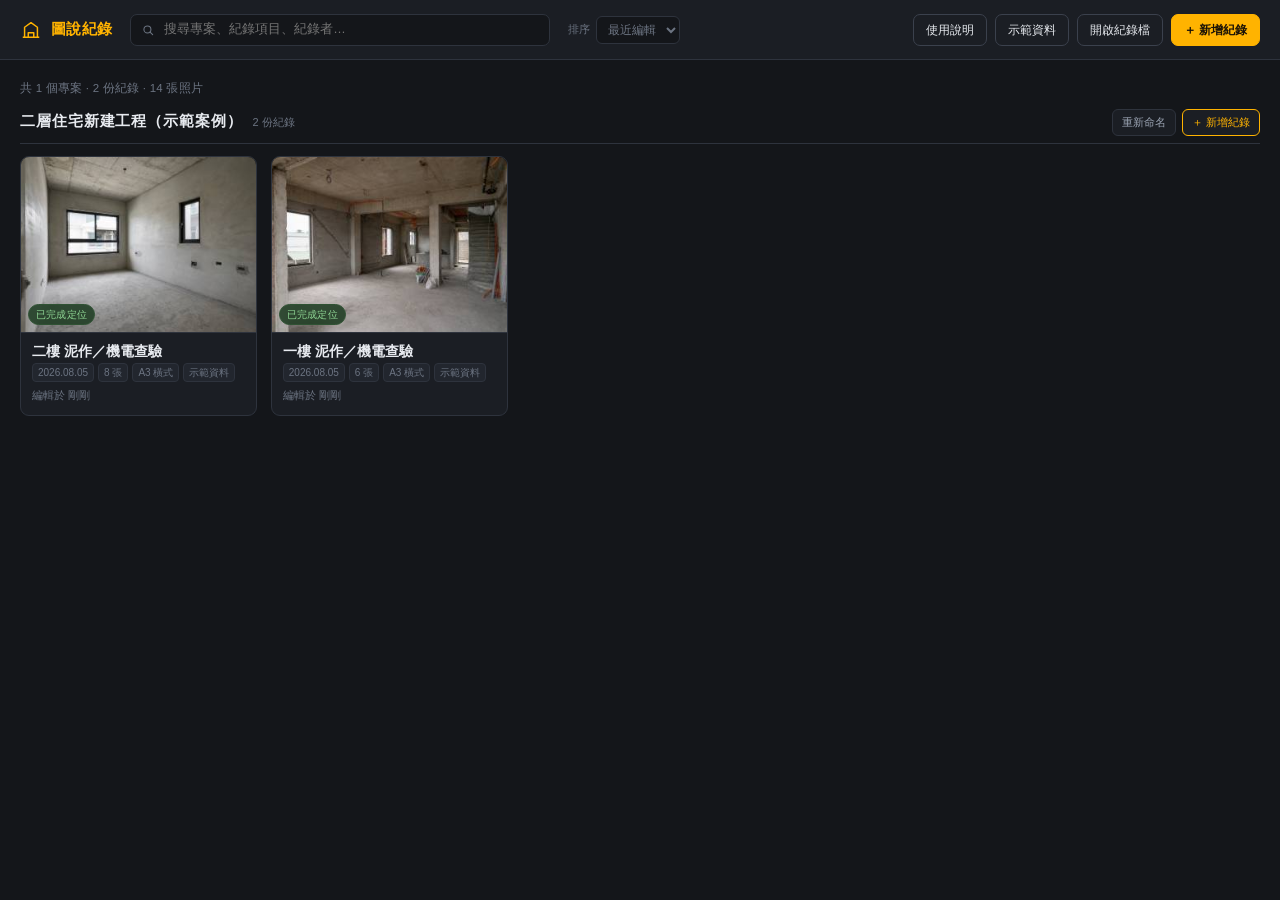
<file: app/index.html>
<!DOCTYPE html>
<html lang="zh-Hant">
<head>
<meta charset="utf-8">
<meta name="viewport" content="width=device-width, initial-scale=1">
<title>圖說紀錄產生器</title>
<link rel="stylesheet" href="css/app.css">
<link rel="stylesheet" href="css/home.css">
<link rel="stylesheet" href="css/report.css">
</head>
<body>

<!-- ══════════════════════════════════════════════════════
     主介面：所有工地報告
     ══════════════════════════════════════════════════════ -->
<div id="homeView" class="view">
  <header class="homeBar">
    <div class="brand big">
      <svg viewBox="0 0 24 24" width="22" height="22" aria-hidden="true">
        <path d="M3 20h18M5 20V9l7-5 7 5v11M9 20v-5h6v5" fill="none" stroke="currentColor" stroke-width="1.6" stroke-linejoin="round"/>
      </svg>
      <span>圖說紀錄</span>
    </div>

    <div class="homeSearch">
      <svg viewBox="0 0 24 24" width="14" height="14"><circle cx="11" cy="11" r="6" fill="none" stroke="currentColor" stroke-width="1.8"/><path d="M15.5 15.5L20 20" stroke="currentColor" stroke-width="1.8" stroke-linecap="round"/></svg>
      <input id="projSearch" type="search" placeholder="搜尋專案、紀錄項目、紀錄者…">
    </div>

    <label class="homeSort">排序
      <select id="projSort">
        <option value="updated">最近編輯</option>
        <option value="date">紀錄日期</option>
        <option value="name">專案名稱</option>
        <option value="photos">照片數量</option>
      </select>
    </label>

    <div class="homeActions">
      <button id="btnHelp" class="btn ghost" title="開啟圖文使用說明">使用說明</button>
      <button id="btnSample" class="btn ghost" title="加入兩份示範紀錄（含平面圖與照片），可以直接練習">示範資料</button>
      <button id="btnOpenFile" class="btn ghost">開啟紀錄檔</button>
      <button id="btnNewProj" class="btn primary">＋ 新增紀錄</button>
    </div>
  </header>

  <main class="homeMain">
    <div id="projStats" class="projStats"></div>
    <div id="projGrid" class="projGroups"></div>
    <div id="projEmpty" class="homeEmpty" hidden>
      <svg viewBox="0 0 24 24" width="46" height="46"><path d="M3 20h18M5 20V9l7-5 7 5v11M9 20v-5h6v5" fill="none" stroke="currentColor" stroke-width="1.2" stroke-linejoin="round"/></svg>
      <p><strong>還沒有任何紀錄</strong><br>按右上「＋ 新增紀錄」開始，或用「開啟紀錄檔」讀入 <code>.sitelog</code></p>
    </div>
    <div id="projNoMatch" class="homeEmpty" hidden><p>沒有符合搜尋條件的紀錄</p></div>
  </main>
</div>

<!-- ══════════════════════════════════════════════════════
     編輯介面
     ══════════════════════════════════════════════════════ -->
<div id="editorView" class="view" hidden>

  <header class="topbar">
    <button id="btnBackHome" class="backBtn" title="回到全部紀錄">
      <svg viewBox="0 0 24 24" width="15" height="15"><path d="M15 5l-7 7 7 7" fill="none" stroke="currentColor" stroke-width="2" stroke-linecap="round" stroke-linejoin="round"/></svg>
      全部紀錄
    </button>

    <div class="metaFields">
      <label>專案名稱<input id="mProject" type="text" placeholder="○○新建工程 / ○○宅裝修"></label>
      <label>紀錄項目<input id="mSubject" type="text" placeholder="3F 泥作查驗"></label>
      <label>日期<input id="mDate" type="date"></label>
      <label>紀錄者<input id="mAuthor" type="text" placeholder="姓名"></label>
    </div>

    <div class="topActions">
      <span id="saveState" class="saveState">已儲存</span>
      <button id="btnSaveFile" class="btn ghost" title="把這份紀錄存成 .sitelog 檔備份">匯出紀錄檔</button>
      <button id="btnReport" class="btn primary">
        <svg viewBox="0 0 24 24" width="15" height="15"><path d="M6 3h9l5 5v13H6z M15 3v5h5" fill="none" stroke="currentColor" stroke-width="1.7" stroke-linejoin="round"/></svg>
        產生報告
      </button>
    </div>
  </header>

  <main class="workspace" id="workspace">

    <!-- ─── 左：照片清單 ─── -->
    <section class="pane paneList">
      <div class="paneHead">
        <h2>照片 <span id="photoCount" class="count">0</span></h2>
        <button id="btnAddPhotos" class="btn small">＋ 匯入照片</button>
      </div>
      <ul id="photoList" class="photoList"></ul>
      <div id="photoEmpty" class="emptyHint">
        <p>按上方「＋ 匯入照片」<br>或把檔案拖進來<br><span class="hint">支援影像與 PDF</span></p>
      </div>
      <div class="paneFoot">
        <span class="hint">拖曳可調整順序 · 編號會同步到平面圖與報告</span>
      </div>
    </section>

    <div class="resizer" id="resizeL" title="拖曳調整寬度（雙擊還原）"></div>

    <!-- ─── 中：平面圖 ─── -->
    <section class="pane panePlan">
      <div class="paneHead">
        <h2>平面圖</h2>
        <div class="headTools">
          <button id="btnZoomOut" class="iconBtn" title="縮小">−</button>
          <span id="zoomLabel" class="zoomLabel">100%</span>
          <button id="btnZoomIn" class="iconBtn" title="放大">＋</button>
          <button id="btnZoomFit" class="btn small ghost" title="縮放至符合視窗">符合</button>
          <button id="btnCal" class="btn small ghost" title="輸入原圖比例（例如 1:100），報告就能以真實比例出圖；也可改用兩點量測">比例尺</button>
          <button id="btnCropPlan" class="btn small ghost">裁切</button>
          <button id="btnAddPlan" class="btn small">＋ 匯入平面圖</button>
        </div>
      </div>

      <div id="planTabs" class="planTabs" hidden></div>

      <div id="planStage" class="planStage">
        <div id="planViewport" class="planViewport">
          <div id="planCanvas" class="planCanvas">
            <div id="planFrame" class="cropFrame">
              <img id="planImg" alt="平面圖" draggable="false">
            </div>
            <svg id="planOverlay" class="planOverlay" xmlns="http://www.w3.org/2000/svg"></svg>
          </div>
        </div>
        <div id="planEmpty" class="emptyHint big">
          <p><strong>尚未載入平面圖</strong><br>按右上「＋ 匯入平面圖」或把檔案拖進來<br><span class="hint">支援影像、PDF · 可匯入多張（各樓層分頁顯示）</span></p>
        </div>
        <div id="planTip" class="planTip">選一張照片，再點平面圖標記位置</div>
        <div id="calDlg" class="calDlg" hidden>
          <div class="cdHead">
            <strong>比例尺設定</strong>
            <span class="hint">告訴系統原圖的比例與紙張，報告就能以 1:100 等真實比例放置平面圖</span>
          </div>
          <div id="calState" class="cdState"></div>
          <label class="cdField">原圖比例　1 :
            <input id="calN" type="number" min="1" step="1" placeholder="100">
          </label>
          <label class="cdField">原圖紙張
            <select id="calPaper"></select>
          </label>
          <label class="cdField" id="calCustomW" hidden>紙張寬度
            <input id="calCustomWInput" type="number" min="1" step="1" placeholder="594">
            <span class="unit">mm</span>
          </label>
          <div class="cdFoot">
            <button id="calDlgPick" class="btn tiny ghost" title="圖檔被裁切或另外縮放過、不確定紙張大小時，改在圖上點兩點量距離">改用兩點量測</button>
            <span class="fdSpacer"></span>
            <button id="calDlgClear" class="btn tiny ghost danger">清除</button>
            <button id="calDlgClose" class="btn tiny ghost">關閉</button>
            <button id="calDlgApply" class="btn tiny primary">套用</button>
          </div>
        </div>
        <div id="planCalBar" class="cropBar" hidden>
          <span class="cropMsg" id="calMsg">在平面圖上點出一段已知距離的兩端（例如一道牆或尺寸線）</span>
          <label class="inlineField">實際距離
            <input id="calDist" type="number" min="1" step="1" placeholder="8000" disabled>
            <span class="unit">mm</span>
          </label>
          <button id="calCancel" class="btn tiny ghost">取消</button>
          <button id="calApply" class="btn tiny primary" disabled>套用</button>
        </div>
        <div id="planCropBar" class="cropBar" hidden>
          <span class="cropMsg">拖曳框選要保留的範圍</span>
          <button id="planCropReset" class="btn tiny ghost">全圖</button>
          <button id="planCropCancel" class="btn tiny ghost">取消</button>
          <button id="planCropApply" class="btn tiny primary">套用裁切</button>
        </div>
      </div>

      <div class="paneFoot planFoot">
        <span class="hint">滾輪縮放 · 拖曳空白處平移 · 拖曳圓點移動位置 · 拖曳圓點外的把手調整拍攝方向</span>
      </div>
    </section>

    <div class="resizer" id="resizeR" title="拖曳調整寬度（雙擊還原）"></div>

    <!-- ─── 右：照片編輯 ─── -->
    <section class="pane paneEdit">
      <div class="paneHead">
        <h2 id="editTitle">照片標註</h2>
        <div class="headTools">
          <button id="btnCropPhoto" class="btn small ghost">裁切</button>
          <button id="btnPrev" class="iconBtn" title="上一張">‹</button>
          <button id="btnNext" class="iconBtn" title="下一張">›</button>
        </div>
      </div>

      <div id="annoToolbar" class="annoToolbar">
        <div class="toolGroup" role="group" aria-label="標註工具">
          <button class="toolBtn" data-tool="select" title="選取 / 移動 (V)">
            <svg viewBox="0 0 24 24"><path d="M5 3l14 8-6 1.6L10.4 19z" fill="none" stroke="currentColor" stroke-width="1.7" stroke-linejoin="round"/></svg>
          </button>
          <button class="toolBtn" data-tool="pen" title="畫筆 (P)">
            <svg viewBox="0 0 24 24"><path d="M4 20l3.5-1 11-11-2.5-2.5-11 11z M15 6.5L17.5 9" fill="none" stroke="currentColor" stroke-width="1.7" stroke-linejoin="round"/></svg>
          </button>
          <button class="toolBtn" data-tool="line" title="直線 (L)">
            <svg viewBox="0 0 24 24"><path d="M4 20L20 4" fill="none" stroke="currentColor" stroke-width="1.7"/></svg>
          </button>
          <button class="toolBtn" data-tool="arrow" title="箭頭 (A)">
            <svg viewBox="0 0 24 24"><path d="M4 20L19 5 M11 5h8v8" fill="none" stroke="currentColor" stroke-width="1.7" stroke-linejoin="round"/></svg>
          </button>
          <button class="toolBtn" data-tool="rect" title="矩形 (R)">
            <svg viewBox="0 0 24 24"><rect x="4" y="6" width="16" height="12" fill="none" stroke="currentColor" stroke-width="1.7"/></svg>
          </button>
          <button class="toolBtn" data-tool="ellipse" title="橢圓 (O)">
            <svg viewBox="0 0 24 24"><ellipse cx="12" cy="12" rx="8" ry="6" fill="none" stroke="currentColor" stroke-width="1.7"/></svg>
          </button>
          <button class="toolBtn" data-tool="text" title="文字 (T)">
            <svg viewBox="0 0 24 24"><path d="M5 6h14M12 6v13M9 19h6" fill="none" stroke="currentColor" stroke-width="1.7" stroke-linecap="round"/></svg>
          </button>
        </div>

        <div class="toolGroup swatches" id="colorSwatches" role="group" aria-label="顏色"></div>

        <div class="toolGroup" role="group" aria-label="線寬">
          <button class="toolBtn wBtn" data-w="4"  title="細"><span class="wDot" style="height:2px"></span></button>
          <button class="toolBtn wBtn" data-w="8"  title="中"><span class="wDot" style="height:4px"></span></button>
          <button class="toolBtn wBtn" data-w="14" title="粗"><span class="wDot" style="height:7px"></span></button>
        </div>

        <div class="toolGroup">
          <button id="btnUndo" class="btn small ghost" title="復原 (Ctrl+Z)">復原</button>
          <button id="btnClearAnno" class="btn small ghost" title="清除此張全部標註">清除</button>
        </div>
      </div>

      <div id="editStage" class="editStage">
        <div id="photoWrap" class="photoWrap">
          <div id="photoFrame" class="cropFrame">
            <img id="photoImg" alt="" draggable="false">
          </div>
          <svg id="photoOverlay" class="photoOverlay" xmlns="http://www.w3.org/2000/svg"></svg>
        </div>
        <div id="editEmpty" class="emptyHint big"><p>從左側選一張照片開始標註</p></div>
        <div id="photoCropBar" class="cropBar" hidden>
          <span class="cropMsg">拖曳框選要保留的範圍</span>
          <button id="photoCropReset" class="btn tiny ghost">全圖</button>
          <button id="photoCropCancel" class="btn tiny ghost">取消</button>
          <button id="photoCropApply" class="btn tiny primary">套用裁切</button>
        </div>
      </div>

      <div class="captionBox">
        <div class="captionHead">
          <label for="capText">說明文字</label>
          <span id="capCounter" class="hint">0</span>
        </div>
        <textarea id="capText" rows="3" placeholder="例：3F 東側外牆，磁磚空鼓約 0.6 m²，已標示待修範圍。" disabled></textarea>
        <div class="captionRow">
          <label class="inlineField">拍攝方向
            <input id="dirAngle" type="number" min="0" max="359" step="5" placeholder="—" disabled>
            <span class="unit">°</span>
          </label>
          <button id="btnClearDir" class="btn tiny ghost" disabled>清除方向</button>
          <button id="btnClearPin" class="btn tiny ghost" disabled>清除位置</button>
          <button id="btnDelPhoto" class="btn tiny ghost danger" disabled>刪除照片</button>
        </div>
      </div>
    </section>
  </main>
</div>

<!-- ══════════════════ 報告視窗 ══════════════════ -->
<div id="reportModal" class="modal" hidden>
  <div class="reportBar">
    <div class="reportBarLeft">
      <strong>報告預覽</strong>
      <span id="sheetInfo" class="hint"></span>
    </div>

    <div class="reportBarMid">
      <label>紙張
        <select id="optPaper">
          <option value="A0">A0（1189×841）</option>
          <option value="A1">A1（841×594）</option>
          <option value="A2">A2（594×420）</option>
          <option value="A3" selected>A3（420×297）</option>
        </select>
      </label>
      <label>方向
        <select id="optOrient">
          <option value="landscape">橫式</option>
          <option value="portrait">直式</option>
        </select>
      </label>
      <label>每張圖面
        <select id="optPerSheet">
          <option value="4">4 張照片</option>
          <option value="6">6 張照片</option>
          <option value="8" selected>8 張照片</option>
          <option value="10">10 張照片</option>
          <option value="12">12 張照片</option>
          <option value="14">14 張照片</option>
        </select>
      </label>
      <label>版面
        <select id="optEdges">
          <option value="auto" selected>自動（填滿版面）</option>
          <option value="sides">只放兩側</option>
          <option value="free">自由排版</option>
        </select>
      </label>
      <label>比例
        <select id="optScale">
          <option value="">自動大小</option>
          <option value="50">1:50</option>
          <option value="75">1:75</option>
          <option value="100">1:100</option>
          <option value="150">1:150</option>
          <option value="200">1:200</option>
          <option value="250">1:250</option>
          <option value="300">1:300</option>
          <option value="500">1:500</option>
        </select>
      </label>
      <label>字級
        <select id="optFont">
          <option value="0.8">特小</option>
          <option value="0.9">小</option>
          <option value="1" selected>標準</option>
          <option value="1.15">大</option>
          <option value="1.3">特大</option>
          <option value="1.5">超大</option>
        </select>
      </label>
      <label class="chk"><input id="optLeaders" type="checkbox" checked> 引線</label>
      <label class="chk"><input id="optGhost" type="checkbox" checked> 顯示其他頁位置</label>
    </div>

    <div class="reportBarRight">
      <button id="btnFrame" class="btn ghost" title="事務所圖框：名稱、Logo、額外標題欄位">圖框</button>
      <button id="btnPrint" class="btn primary">列印 / 存成 PDF</button>
      <button id="btnCloseReport" class="btn ghost">關閉</button>
    </div>
  </div>

  <!-- 圖框設定面板 -->
  <div id="frameDlg" class="frameDlg" hidden>
    <div class="fdHead">
      <strong>圖框設定</strong>
      <span class="hint">套用在這份紀錄的報告標題欄；可設為事務所預設</span>
    </div>
    <label class="fdField">事務所名稱
      <input id="frOffice" type="text" placeholder="○○建築師事務所">
    </label>
    <div class="fdField">
      <span>Logo</span>
      <div class="fdLogoRow">
        <button id="frLogoPick" class="btn small ghost">選擇圖檔</button>
        <img id="frLogoPrev" class="fdLogoPrev" alt="" hidden>
        <button id="frLogoClear" class="btn tiny ghost danger" hidden>移除</button>
      </div>
    </div>
    <div class="fdField">
      <span>額外標題欄位（印在日期前面）</span>
      <div id="frExtras" class="fdExtras"></div>
      <button id="frAddExtra" class="btn tiny ghost">＋ 新增欄位</button>
    </div>
    <div class="fdFoot">
      <label class="chk"><input id="frDefault" type="checkbox"> 設為新紀錄的預設圖框</label>
      <span class="fdSpacer"></span>
      <button id="frClose" class="btn small ghost">關閉</button>
      <button id="frSave" class="btn small primary">套用</button>
    </div>
  </div>

  <!-- 自由排版 -->
  <div id="freeBar" class="manualBar" hidden>
    <span class="mbLabel">自由排版</span>
    <span class="mbHint">拖曳移動 · 拖到另一張照片上互換 · 右下角把手縮放 · 方向鍵微調（Shift 5mm）· Alt 暫時不吸附 · Ctrl+Z 復原 / Ctrl+Y 重做</span>
    <label class="chk mbChk"><input id="optSnap" type="checkbox" checked> 對齊吸附</label>
    <button id="btnResetFree" class="btn tiny ghost">全部重排</button>
  </div>

  <div id="reportScroll" class="reportScroll">
    <div id="sheets" class="sheets"></div>
  </div>
</div>

<!-- 隱藏的檔案輸入 -->
<input id="filePhotos" type="file" accept="image/*,.pdf" multiple hidden>
<input id="filePlan"   type="file" accept="image/*,.pdf" hidden>
<input id="fileProj"   type="file" accept=".sitelog,.json,application/json" hidden>
<input id="fileLogo"   type="file" accept="image/*" hidden>

<div id="dropVeil" class="dropVeil" hidden><div id="dropVeilMsg">放開以匯入</div></div>

<div id="toast" class="toast" hidden></div>

<script src="js/util.js"></script>
<script src="js/db.js"></script>
<script src="js/state.js"></script>
<script src="js/crop.js"></script>
<script src="js/convert.js"></script>
<script src="js/plan.js"></script>
<script src="js/photo.js"></script>
<script src="js/layout.js"></script>
<script src="js/report.js"></script>
<script src="js/arrange.js"></script>
<script src="js/home.js"></script>
<script src="js/sample.js"></script>
<script src="js/app.js"></script>
</body>
</html>
</file>
<file: app/css/app.css>
/* ══════════════════════════════════════════════════════════
   工地紀錄報告產生器 — 編輯介面
   ══════════════════════════════════════════════════════════ */

:root{
  --bg:        #14161a;
  --bg-2:      #1b1e24;
  --bg-3:      #22262e;
  --line:      #2e333d;
  --line-2:    #3b414d;
  --txt:       #e7eaef;
  --txt-2:     #9aa3b2;
  --txt-3:     #6c7482;
  --accent:    #ffb300;
  --accent-d:  #d99700;
  --danger:    #ef5350;
  --ok:        #4caf50;
  --radius:    7px;
  --head-h:    54px;
  --font: "Noto Sans TC","PingFang TC","Microsoft JhengHei",-apple-system,
          BlinkMacSystemFont,"Segoe UI",Roboto,sans-serif;
}

*{ box-sizing:border-box; }

/* 這個專案大量使用 hidden 屬性切換顯示，而下面不少元件自帶
   display:flex / grid，特異性高過 UA 的 [hidden]{display:none}。 */
[hidden]{ display:none !important; }

html,body{
  height:100%; margin:0;
  background:var(--bg); color:var(--txt);
  font-family:var(--font); font-size:13px; line-height:1.5;
  overflow:hidden;
  -webkit-font-smoothing:antialiased;
}

button,input,select,textarea{ font:inherit; color:inherit; }
h2{ font-size:12px; font-weight:600; letter-spacing:.06em; margin:0; color:var(--txt-2); text-transform:uppercase; }
.hint{ color:var(--txt-3); font-size:11px; }

/* ─────────────── 按鈕 ─────────────── */
.btn{
  display:inline-flex; align-items:center; gap:6px;
  background:var(--bg-3); border:1px solid var(--line-2); color:var(--txt);
  padding:6px 12px; border-radius:var(--radius); cursor:pointer;
  font-size:12px; font-weight:500; white-space:nowrap;
  transition:background .12s, border-color .12s, color .12s;
}
.btn:hover{ background:#2b313a; border-color:#4a515f; }
.btn:active{ transform:translateY(1px); }
.btn.primary{ background:var(--accent); border-color:var(--accent); color:#1a1206; font-weight:700; }
.btn.primary:hover{ background:#ffc02e; border-color:#ffc02e; }
.btn.ghost{ background:transparent; }
.btn.ghost:hover{ background:var(--bg-3); }
.btn.danger{ color:#ff8a85; border-color:#4a3230; }
.btn.danger:hover{ background:#3a2422; border-color:#6b3c39; color:#ff9c97; }
.btn.small{ padding:4px 9px; font-size:11.5px; }
.btn.tiny{ padding:3px 8px; font-size:11px; }
.btn:disabled{ opacity:.35; cursor:default; pointer-events:none; }

.iconBtn{
  width:24px; height:24px; display:grid; place-items:center;
  background:transparent; border:1px solid var(--line-2); border-radius:5px;
  color:var(--txt-2); cursor:pointer; font-size:14px; line-height:1; padding:0;
}
.iconBtn:hover{ background:var(--bg-3); color:var(--txt); }

/* ─────────────── 頂部工具列 ─────────────── */
.topbar{
  height:var(--head-h); display:flex; align-items:center; gap:20px;
  padding:0 14px; background:var(--bg-2); border-bottom:1px solid var(--line);
}
.brand{
  display:flex; align-items:center; gap:8px;
  font-weight:700; font-size:13.5px; letter-spacing:.02em;
  color:var(--accent); flex:none;
}
.metaFields{ display:flex; gap:12px; flex:1; min-width:0; overflow:hidden; }
.metaFields label{
  display:flex; flex-direction:column; gap:2px;
  font-size:10px; color:var(--txt-3); letter-spacing:.04em; min-width:0;
}
.metaFields input{
  background:var(--bg); border:1px solid var(--line); border-radius:5px;
  padding:4px 7px; font-size:12px; width:100%; min-width:0;
}
.metaFields label:nth-child(1){ flex:1.6 1 130px; }
.metaFields label:nth-child(2){ flex:1.4 1 120px; }
.metaFields label:nth-child(3){ flex:0 0 118px; }
.metaFields label:nth-child(4){ flex:0 0 88px; }
.metaFields input:focus{ outline:none; border-color:var(--accent); }
.topActions{ display:flex; gap:7px; flex:none; }

/* ─────────────── 版面 ─────────────── */
.workspace{
  height:calc(100% - var(--head-h));
  display:grid;
  grid-template-columns:var(--wL, 210px) 5px 1fr 5px var(--wR, 400px);
}

/* 側欄寬度調整把手 */
.resizer{
  background:var(--line); cursor:col-resize; position:relative;
  transition:background .12s;
}
.resizer::after{                       /* 把可點擊範圍加寬，但視覺上仍是細線 */
  content:''; position:absolute; top:0; bottom:0; left:-4px; right:-4px;
}
.resizer:hover, .resizer.dragging{ background:var(--accent); }
body.resizing{ cursor:col-resize; user-select:none; }
body.resizing iframe, body.resizing .planViewport{ pointer-events:none; }
.pane{ display:flex; flex-direction:column; min-width:0; min-height:0; background:var(--bg); }
.paneList{ border-right:1px solid var(--line); }
.paneEdit{ border-left:1px solid var(--line); background:var(--bg-2); }

.paneHead{
  min-height:38px; flex:none; display:flex; align-items:center; justify-content:space-between;
  gap:4px 8px; padding:3px 10px; border-bottom:1px solid var(--line); background:var(--bg-2);
  /* 欄寬不夠時工具列換行，而不是把最右邊的按鈕（裁切、匯入平面圖）擠出畫面外 */
  flex-wrap:wrap;
}
.paneEdit .paneHead{ background:var(--bg-3); }
.headTools{ display:flex; align-items:center; gap:5px; flex-wrap:wrap; justify-content:flex-end; }
.headTools .btn, .headTools .iconBtn{ white-space:nowrap; }
.count{
  display:inline-block; min-width:17px; padding:0 5px; margin-left:3px;
  background:var(--bg-3); border-radius:9px; text-align:center;
  font-size:10.5px; color:var(--txt-2); font-weight:600;
}
.paneFoot{
  flex:none; padding:6px 10px; border-top:1px solid var(--line);
  background:var(--bg-2); font-size:10.5px;
}
.planFoot{ text-align:center; }

.emptyHint{
  display:grid; place-items:center; text-align:center;
  color:var(--txt-3); font-size:12px; padding:24px 16px; line-height:1.7;
}
.emptyHint.big{ position:absolute; inset:0; pointer-events:none; }
.emptyHint p{ margin:0; }

/* ─────────────── 照片清單 ─────────────── */
.photoList{ list-style:none; margin:0; padding:6px; overflow-y:auto; flex:1; }
.photoItem{
  position:relative; display:flex; gap:8px; align-items:center;
  padding:5px; margin-bottom:4px; border-radius:6px;
  border:1px solid transparent; cursor:pointer; user-select:none;
  transition:background .1s, border-color .1s;
}
.photoItem:hover{ background:var(--bg-2); }
.photoItem.sel{ background:#2a2418; border-color:var(--accent); }
.photoItem.dragging{ opacity:.35; }
.photoItem.dropBefore{ box-shadow:inset 0 2px 0 var(--accent); }
.photoItem.dropAfter { box-shadow:inset 0 -2px 0 var(--accent); }

.piNum{
  flex:none; width:20px; height:20px; border-radius:50%;
  display:grid; place-items:center; font-size:10.5px; font-weight:700;
  background:var(--bg-3); color:var(--txt-2); border:1px solid var(--line-2);
}
.photoItem.sel .piNum{ background:var(--accent); color:#1a1206; border-color:var(--accent); }
.piThumb{
  flex:none; width:56px; height:42px; border-radius:4px; object-fit:cover;
  background:var(--bg-3); border:1px solid var(--line);
}
.piMeta{ flex:1; min-width:0; }
.piCap{
  font-size:11px; color:var(--txt-2); overflow:hidden; text-overflow:ellipsis;
  display:-webkit-box; -webkit-line-clamp:2; -webkit-box-orient:vertical; line-height:1.35;
}
.piCap.none{ color:var(--txt-3); font-style:italic; }
.piFlags{ display:flex; gap:4px; margin-top:3px; }
.flag{
  font-size:9px; padding:1px 4px; border-radius:3px; letter-spacing:.03em;
  background:var(--bg-3); color:var(--txt-3); border:1px solid var(--line);
}
.flag.on{ background:#1e3320; color:#8fd694; border-color:#2f5233; }
.flag.warn{ background:#3a2a16; color:#e8b366; border-color:#5c421f; }

/* ─────────────── 平面圖 ─────────────── */
.planStage{ position:relative; flex:1; overflow:hidden; background:#0e1013; }
.planViewport{ position:absolute; inset:0; overflow:hidden; cursor:crosshair; touch-action:none; }
.planViewport.panning{ cursor:grabbing; }
.planViewport.noplan{ cursor:default; }
.planCanvas{ position:absolute; top:0; left:0; transform-origin:0 0; will-change:transform; }
.planCanvas .cropFrame{ position:absolute; top:0; left:0; background:#fff; }
.planCanvas img{ display:block; max-width:none; user-select:none; }
.planOverlay{ position:absolute; inset:0; overflow:visible; }

.pinHit{ cursor:grab; }
.pinHit:active{ cursor:grabbing; }
.dirHandle{ cursor:crosshair; }

.planTip{
  position:absolute; left:50%; bottom:12px; transform:translateX(-50%);
  background:rgba(255,179,0,.14); border:1px solid rgba(255,179,0,.45);
  color:#ffd479; padding:5px 12px; border-radius:20px;
  font-size:11.5px; pointer-events:none; opacity:0; transition:opacity .2s;
}
.planTip.show{ opacity:1; }
.zoomLabel{ font-size:10.5px; color:var(--txt-3); min-width:34px; text-align:center; }

/* ─────────────── 標註工具列 ─────────────── */
.annoToolbar{
  flex:none; display:flex; flex-wrap:wrap; align-items:center; gap:6px;
  padding:6px 8px; border-bottom:1px solid var(--line); background:var(--bg-3);
}
.toolGroup{ display:flex; align-items:center; gap:3px; padding-right:6px; border-right:1px solid var(--line); }
.toolGroup:last-child{ border-right:none; padding-right:0; margin-left:auto; }
.toolBtn{
  width:27px; height:27px; display:grid; place-items:center;
  background:transparent; border:1px solid transparent; border-radius:5px;
  color:var(--txt-2); cursor:pointer; padding:0;
}
.toolBtn svg{ width:16px; height:16px; }
.toolBtn:hover{ background:#2b313a; color:var(--txt); }
.toolBtn.on{ background:var(--accent); color:#1a1206; border-color:var(--accent); }
.wDot{ display:block; width:15px; border-radius:3px; background:currentColor; }

.swatches{ gap:4px; }
.swatch{
  width:17px; height:17px; border-radius:50%; cursor:pointer; padding:0;
  border:2px solid transparent; box-shadow:0 0 0 1px var(--line-2) inset;
}
.swatch.on{ border-color:var(--txt); box-shadow:0 0 0 1px var(--bg-3) inset; }

/* ─────────────── 照片編輯 ─────────────── */
.editStage{
  position:relative; flex:1; min-height:0; display:grid; place-items:center;
  padding:10px; background:#0e1013; overflow:hidden;
}
.photoWrap{
  position:relative; max-width:100%; max-height:100%;
  display:none; box-shadow:0 3px 18px rgba(0,0,0,.55);
}
.photoWrap.ready{ display:block; }
.photoWrap .cropFrame{ position:absolute; inset:0; }
.photoWrap img{ display:block; user-select:none; }
.photoOverlay{ position:absolute; inset:0; touch-action:none; cursor:crosshair; }
.photoOverlay.selectMode{ cursor:default; }
.annoShape{ pointer-events:none; }
.annoShape.pickable{ pointer-events:stroke; cursor:move; }
.annoShape.pickable.filled{ pointer-events:all; }
.annoSel{ outline:none; }

/* ─────────────── 說明文字 ─────────────── */
.captionBox{ flex:none; padding:8px 10px 10px; border-top:1px solid var(--line); background:var(--bg-2); }
.captionHead{ display:flex; justify-content:space-between; align-items:baseline; margin-bottom:4px; }
.captionHead label{ font-size:10px; color:var(--txt-3); letter-spacing:.05em; }
#capText{
  width:100%; resize:vertical; min-height:52px;
  background:var(--bg); border:1px solid var(--line); border-radius:6px;
  padding:7px 8px; font-size:12.5px; line-height:1.55;
}
#capText:focus{ outline:none; border-color:var(--accent); }
#capText:disabled{ opacity:.4; }
.captionRow{ display:flex; align-items:center; gap:7px; margin-top:7px; flex-wrap:wrap; }
.inlineField{ display:flex; align-items:center; gap:4px; font-size:11px; color:var(--txt-3); }
.inlineField input{
  width:52px; background:var(--bg); border:1px solid var(--line);
  border-radius:5px; padding:3px 5px; font-size:11.5px;
}
.inlineField input:focus{ outline:none; border-color:var(--accent); }
.unit{ color:var(--txt-3); }
.captionRow .danger{ margin-left:auto; }

/* ─────────────── 報告視窗 ─────────────── */
.modal{ position:fixed; inset:0; z-index:100; background:#3c4048; display:flex; flex-direction:column; }
.reportBar{
  flex:none; height:46px; display:flex; align-items:center; gap:18px;
  padding:0 14px; background:var(--bg-2); border-bottom:1px solid #000;
  box-shadow:0 2px 10px rgba(0,0,0,.4);
}
.reportBarLeft{ display:flex; align-items:baseline; gap:9px; flex:none; }
.reportBarMid{ display:flex; align-items:center; gap:14px; flex:1; flex-wrap:wrap; }
.reportBarMid label{ display:flex; align-items:center; gap:5px; font-size:11px; color:var(--txt-3); }
.reportBarMid select{
  background:var(--bg); border:1px solid var(--line-2); border-radius:5px;
  padding:3px 6px; font-size:11.5px;
}
.reportBarMid .chk{ gap:4px; cursor:pointer; }
.reportBarRight{ display:flex; gap:7px; flex:none; }

/* 自訂版面列 */
.manualBar{
  flex:none; display:flex; align-items:center; gap:9px; flex-wrap:wrap;
  padding:7px 14px; background:var(--bg-3); border-bottom:1px solid #000;
  font-size:11px; color:var(--txt-3);
}
.mbLabel{ color:var(--txt-2); font-weight:600; letter-spacing:.04em; }
.mbNum{ display:flex; align-items:center; gap:4px; }
.mbNum input{
  width:46px; background:var(--bg); border:1px solid var(--line-2);
  border-radius:5px; padding:3px 5px; font-size:11.5px; text-align:center;
}
.mbNum input:focus{ outline:none; border-color:var(--accent); }
.mbNum input:disabled{ opacity:.4; }
.mbSum{ color:var(--txt-3); }
.mbSum.warn{ color:#e8b366; font-weight:600; }
.mbDiv{ width:1px; height:16px; background:var(--line-2); }
.mbRange{ display:flex; align-items:center; gap:6px; }
.mbRange input[type=range]{ width:120px; accent-color:var(--accent); }
.mbRange input:disabled{ opacity:.4; }
.mbVal{ min-width:44px; color:var(--txt-2); }
.mbHint{ color:var(--txt-3); font-style:italic; }
.mbChk{ display:flex; align-items:center; gap:5px; cursor:pointer; color:var(--txt-2); }
.manualBar button{ margin-left:auto; }

.reportScroll{ flex:1; overflow:auto; padding:26px 0 46px; }
.sheets{ display:flex; flex-direction:column; align-items:center; gap:26px; }

/* ─────────────── 其他 ─────────────── */
.dropVeil{
  position:fixed; inset:0; z-index:200; display:grid; place-items:center;
  background:rgba(255,179,0,.10); border:3px dashed var(--accent);
  pointer-events:none; font-size:17px; font-weight:600; color:#ffd479;
}

/* ─────────── 圖框設定面板 ─────────── */
.frameDlg{
  position:absolute; top:52px; right:14px; z-index:150; width:400px;
  background:var(--bg-2); border:1px solid var(--line-2); border-radius:9px;
  padding:14px 16px 12px; box-shadow:0 10px 34px rgba(0,0,0,.55);
  display:flex; flex-direction:column; gap:11px;
}
.fdHead{ display:flex; flex-direction:column; gap:2px; }
.fdField{ display:flex; flex-direction:column; gap:5px; font-size:11.5px; color:var(--txt-2); }
.fdField input[type=text]{
  background:var(--bg); border:1px solid var(--line); border-radius:6px;
  padding:6px 8px; font-size:12.5px;
}
.fdField input[type=text]:focus{ outline:none; border-color:var(--accent); }
.fdLogoRow{ display:flex; align-items:center; gap:9px; }
.fdLogoPrev{
  height:34px; max-width:150px; object-fit:contain; border-radius:4px;
  background:#fff; padding:2px 6px; border:1px solid var(--line);
}
.fdExtras{ display:flex; flex-direction:column; gap:5px; }
.fdExtraRow{ display:flex; gap:6px; align-items:center; }
.fdExtraRow input{
  background:var(--bg); border:1px solid var(--line); border-radius:5px;
  padding:5px 7px; font-size:12px; min-width:0;
}
.fdExtraRow input:first-child{ flex:0 0 108px; }
.fdExtraRow input:nth-child(2){ flex:1; }
.fdExtraRow input:focus{ outline:none; border-color:var(--accent); }
.fdDel{
  flex:none; width:22px; height:22px; border-radius:5px; cursor:pointer;
  background:transparent; border:1px solid var(--line-2); color:var(--txt-3);
  font-size:12px; line-height:1; padding:0;
}
.fdDel:hover{ background:#3a2422; border-color:#6b3c39; color:#ff9c97; }
.fdFoot{ display:flex; align-items:center; gap:9px; border-top:1px solid var(--line); padding-top:11px; }
.fdFoot .chk{ display:flex; align-items:center; gap:6px; font-size:11.5px; color:var(--txt-2); cursor:pointer; }
.fdSpacer{ flex:1; }

/* ─────────── 平面圖分頁列 ─────────── */
.planTabs{
  display:flex; flex-wrap:wrap; gap:5px; padding:6px 10px 0;
  border-bottom:1px solid var(--line); padding-bottom:6px;
}
.planTab{
  display:inline-flex; align-items:center; gap:6px; max-width:200px;
  background:var(--bg); border:1px solid var(--line); border-radius:7px 7px 3px 3px;
  color:var(--txt-2); font-size:11.5px; padding:4px 7px 4px 9px; cursor:pointer;
}
.planTab:hover{ border-color:var(--line-2); color:var(--txt); }
.planTab.on{
  background:var(--bg-3); border-color:var(--accent); color:var(--txt);
  font-weight:600;
}
.ptName{ overflow:hidden; text-overflow:ellipsis; white-space:nowrap; }
.ptCount{
  flex:none; min-width:16px; text-align:center; border-radius:8px;
  background:var(--bg-3); border:1px solid var(--line-2);
  font-size:10px; padding:0 4px; color:var(--txt-3);
}
.planTab.on .ptCount{ background:var(--accent); border-color:var(--accent); color:#2a1e00; font-weight:700; }
.ptDel{
  flex:none; width:16px; height:16px; line-height:14px; text-align:center;
  border-radius:4px; color:var(--txt-3); font-size:12px;
}
.ptDel:hover{ background:#3a2422; color:#ff9c97; }

/* ─────────── 比例尺設定面板 ─────────── */
.calDlg{
  position:absolute; top:10px; right:12px; z-index:150; width:330px;
  background:var(--bg-2); border:1px solid var(--line-2); border-radius:9px;
  padding:14px 16px 12px; box-shadow:0 10px 34px rgba(0,0,0,.55);
  display:flex; flex-direction:column; gap:11px;
}
.cdHead{ display:flex; flex-direction:column; gap:2px; }
.cdState{ font-size:11px; color:var(--txt-3); }
.cdField{
  display:flex; align-items:center; gap:7px;
  font-size:12px; color:var(--txt-2); white-space:nowrap;
}
.cdField input[type=number]{
  width:86px; background:var(--bg); border:1px solid var(--line); border-radius:6px;
  padding:6px 8px; font-size:12.5px;
}
.cdField select{
  flex:1; min-width:0; background:var(--bg); border:1px solid var(--line);
  border-radius:6px; padding:6px 8px; font-size:12px; color:var(--txt);
}
.cdField input:focus, .cdField select:focus{ outline:none; border-color:var(--accent); }
.cdFoot{ display:flex; align-items:center; gap:7px; border-top:1px solid var(--line); padding-top:11px; }

.toast{
  position:fixed; left:50%; bottom:26px; transform:translateX(-50%);
  background:var(--bg-3); border:1px solid var(--line-2); color:var(--txt);
  padding:9px 18px; border-radius:22px; font-size:12.5px; z-index:300;
  box-shadow:0 6px 22px rgba(0,0,0,.5);
}
.toast.err{ border-color:#6b3c39; color:#ff9c97; }

::-webkit-scrollbar{ width:9px; height:9px; }
::-webkit-scrollbar-track{ background:transparent; }
::-webkit-scrollbar-thumb{ background:#3a4049; border-radius:5px; }
::-webkit-scrollbar-thumb:hover{ background:#4a515c; }

/* ─────────── 回首頁按鈕與存檔狀態 ─────────── */
.backBtn{
  display:inline-flex; align-items:center; gap:5px; flex:none;
  background:transparent; border:1px solid var(--line-2); color:var(--txt-2);
  padding:5px 11px 5px 8px; border-radius:var(--radius);
  font-size:12px; font-weight:500; cursor:pointer; white-space:nowrap;
}
.backBtn:hover{ background:var(--bg-3); color:var(--txt); border-color:#4a515f; }

.saveState{
  font-size:10.5px; color:var(--txt-3); min-width:44px; text-align:right;
  transition:color .2s;
}
.saveState.saving{ color:var(--accent); }
.saveState.error { color:#ff8a85; }

/* ─────────── 裁切 ─────────── */
.cropFrame{ position:relative; overflow:hidden; }
.cropFrame img{ display:block; user-select:none; }

.cropOverlay{ position:absolute; inset:0; touch-action:none; cursor:crosshair; z-index:5; }
/* 平面圖畫布有 transform:scale()，縮到 14% 時 1px 邊線與 12px 把手會小到看不見。
   --cropK 由 plan.js 設成 1/縮放倍率，框線、把手、格線全部反向補償，
   任何縮放下看起來都一樣大。照片編輯器沒有縮放，--cropK 用預設值 1。 */
.cropRect{
  position:absolute; cursor:move;
  box-shadow:0 0 0 100vmax rgba(0,0,0,.62);
  outline:calc(1.4px * var(--cropK, 1)) solid rgba(255,255,255,.9);
}
.cropGrid{
  position:absolute; inset:0; pointer-events:none;
  background:
    linear-gradient(to right,  transparent 33.33%, rgba(255,255,255,.28) 33.33%, rgba(255,255,255,.28) calc(33.33% + 1px*var(--cropK,1)), transparent calc(33.33% + 1px*var(--cropK,1)),
                               transparent 66.66%, rgba(255,255,255,.28) 66.66%, rgba(255,255,255,.28) calc(66.66% + 1px*var(--cropK,1)), transparent calc(66.66% + 1px*var(--cropK,1))),
    linear-gradient(to bottom, transparent 33.33%, rgba(255,255,255,.28) 33.33%, rgba(255,255,255,.28) calc(33.33% + 1px*var(--cropK,1)), transparent calc(33.33% + 1px*var(--cropK,1)),
                               transparent 66.66%, rgba(255,255,255,.28) 66.66%, rgba(255,255,255,.28) calc(66.66% + 1px*var(--cropK,1)), transparent calc(66.66% + 1px*var(--cropK,1)));
}
.cropHandle{
  --ck: var(--cropK, 1);
  position:absolute; width:calc(12px * var(--ck)); height:calc(12px * var(--ck));
  background:#fff;
  border:calc(1.5px * var(--ck)) solid #111; border-radius:calc(2px * var(--ck)); z-index:2;
}
.cropHandle.h-nw{ left:calc(-6px * var(--ck));  top:calc(-6px * var(--ck));    cursor:nwse-resize; }
.cropHandle.h-n { left:50%;   top:calc(-6px * var(--ck));    margin-left:calc(-6px * var(--ck)); cursor:ns-resize; }
.cropHandle.h-ne{ right:calc(-6px * var(--ck)); top:calc(-6px * var(--ck));    cursor:nesw-resize; }
.cropHandle.h-e { right:calc(-6px * var(--ck)); top:50%;     margin-top:calc(-6px * var(--ck));  cursor:ew-resize; }
.cropHandle.h-se{ right:calc(-6px * var(--ck)); bottom:calc(-6px * var(--ck)); cursor:nwse-resize; }
.cropHandle.h-s { left:50%;   bottom:calc(-6px * var(--ck)); margin-left:calc(-6px * var(--ck)); cursor:ns-resize; }
.cropHandle.h-sw{ left:calc(-6px * var(--ck));  bottom:calc(-6px * var(--ck)); cursor:nesw-resize; }
.cropHandle.h-w { left:calc(-6px * var(--ck));  top:50%;     margin-top:calc(-6px * var(--ck));  cursor:ew-resize; }

.cropBar{
  position:absolute; left:50%; bottom:12px; transform:translateX(-50%);
  display:flex; align-items:center; gap:7px; z-index:20;
  background:var(--bg-2); border:1px solid var(--line-2);
  padding:6px 10px; border-radius:22px;
  box-shadow:0 6px 22px rgba(0,0,0,.55);
}
.cropMsg{ font-size:11px; color:var(--txt-2); margin-right:3px; }
.btn.small.on, .btn.tiny.on{ background:var(--accent); border-color:var(--accent); color:#1a1206; }

.planTip.warn{
  background:rgba(232,179,102,.14); border-color:rgba(232,179,102,.5); color:#e8b366;
}

@media (max-width:1180px){
  .metaFields label:nth-child(4){ display:none; }
}
</file>
<file: app/css/home.css>
/* ══════════════════════════════════════════════════════════
   主介面 — 所有工地紀錄
   ══════════════════════════════════════════════════════════ */

.view{ height:100%; display:flex; flex-direction:column; }

/* ─────────── 頂部 ─────────── */
.homeBar{
  flex:none; height:60px; display:flex; align-items:center; gap:18px;
  padding:0 20px; background:var(--bg-2); border-bottom:1px solid var(--line);
}
.brand.big{ font-size:15px; gap:9px; }

.homeSearch{
  flex:1; max-width:420px; display:flex; align-items:center; gap:7px;
  background:var(--bg); border:1px solid var(--line); border-radius:7px;
  padding:0 10px; height:32px; color:var(--txt-3);
}
.homeSearch:focus-within{ border-color:var(--accent); color:var(--txt-2); }
.homeSearch input{
  flex:1; background:none; border:none; outline:none;
  font-size:12.5px; color:var(--txt); min-width:0;
}
.homeSearch input::-webkit-search-cancel-button{ filter:invert(.6); }

.homeSort{ display:flex; align-items:center; gap:6px; font-size:11px; color:var(--txt-3); }
.homeSort select{
  background:var(--bg); border:1px solid var(--line); border-radius:6px;
  padding:5px 7px; font-size:12px;
}
.homeActions{ display:flex; gap:8px; margin-left:auto; }

/* ─────────── 內容 ─────────── */
.homeMain{ flex:1; overflow-y:auto; padding:20px 20px 40px; }
.projStats{ font-size:11.5px; color:var(--txt-3); margin-bottom:12px; letter-spacing:.02em; }

/* ─────────── 專案分組 ─────────── */
.projGroups{ display:flex; flex-direction:column; gap:28px; }

.pgHead{
  display:flex; align-items:baseline; gap:10px;
  border-bottom:1px solid var(--line); padding-bottom:7px; margin-bottom:12px;
}
.pgName{
  margin:0; font-size:15px; font-weight:700; color:var(--txt);
  overflow:hidden; text-overflow:ellipsis; white-space:nowrap;
}
.pgName.none{ color:var(--txt-3); font-weight:500; font-style:italic; }
.pgCount{ flex:none; font-size:11px; color:var(--txt-3); }
.pgActs{ margin-left:auto; flex:none; display:flex; gap:6px; }
.pgAct{
  background:var(--bg-2); border:1px solid var(--line); color:var(--txt-2);
  border-radius:6px; padding:4px 9px; font-size:11px; cursor:pointer;
}
.pgAct:hover{ background:var(--bg-3); color:var(--txt); border-color:#4a515f; }
.pgAct.primary{ border-color:var(--accent); color:var(--accent); }
.pgAct.primary:hover{ background:var(--accent); color:#2a1e00; }

.pgGrid{
  display:grid; gap:14px;
  grid-template-columns:repeat(auto-fill, minmax(232px, 1fr));
}

.projCard{
  position:relative; display:flex; flex-direction:column;
  background:var(--bg-2); border:1px solid var(--line); border-radius:9px;
  overflow:hidden; cursor:pointer; outline:none;
  transition:border-color .13s, transform .13s, box-shadow .13s;
}
.projCard:hover, .projCard:focus-visible{
  border-color:var(--accent); transform:translateY(-2px);
  box-shadow:0 6px 20px rgba(0,0,0,.4);
}

.pcCover{
  position:relative; aspect-ratio:4/3; background:#0e1013;
  display:grid; place-items:center; overflow:hidden;
  border-bottom:1px solid var(--line);
}
.pcCover img{ width:100%; height:100%; object-fit:cover; display:block; }
.pcCover.blank{ color:var(--txt-3); font-size:11.5px; }

.pcBadges{ position:absolute; left:7px; bottom:7px; display:flex; gap:4px; flex-wrap:wrap; }
.pcBadge{
  font-size:10px; padding:2px 7px; border-radius:11px; letter-spacing:.02em;
  backdrop-filter:blur(4px); border:1px solid transparent;
}
.pcBadge.ok  { background:rgba(30,60,34,.86); color:#8fd694; border-color:#2f5233; }
.pcBadge.warn{ background:rgba(58,42,22,.86); color:#e8b366; border-color:#5c421f; }

.pcBody{ padding:10px 11px 11px; flex:1; min-width:0; }
.pcTitle{
  margin:0 0 3px; font-size:13.5px; font-weight:700; line-height:1.3; color:var(--txt);
  overflow:hidden; text-overflow:ellipsis; white-space:nowrap;
}
.pcTitle.none{ color:var(--txt-3); font-weight:500; font-style:italic; }
.pcSub{
  font-size:11.5px; color:var(--txt-2); line-height:1.35; margin-bottom:7px;
  overflow:hidden; text-overflow:ellipsis; white-space:nowrap;
}
.pcFacts{ display:flex; flex-wrap:wrap; gap:4px; margin-bottom:6px; }
.pcFacts span{
  font-size:10px; color:var(--txt-3); background:var(--bg-3);
  border:1px solid var(--line); border-radius:4px; padding:1px 5px;
}
.pcTime{ font-size:10.5px; color:var(--txt-3); }

.pcActions{
  position:absolute; top:7px; right:7px; display:flex; gap:4px;
  opacity:0; transition:opacity .13s;
}
.projCard:hover .pcActions,
.projCard:focus-within .pcActions{ opacity:1; }
.pcAct{
  background:rgba(20,22,26,.88); border:1px solid var(--line-2); color:var(--txt-2);
  border-radius:5px; padding:3px 7px; font-size:10.5px; cursor:pointer;
  backdrop-filter:blur(4px);
}
.pcAct:hover{ background:var(--bg-3); color:var(--txt); border-color:#4a515f; }
.pcAct.danger:hover{ background:#3a2422; border-color:#6b3c39; color:#ff9c97; }

/* ─────────── 空狀態 ─────────── */
.homeEmpty{
  display:grid; place-items:center; gap:14px; text-align:center;
  padding:70px 20px; color:var(--txt-3); line-height:1.8;
}
.homeEmpty svg{ color:var(--line-2); }
.homeEmpty p{ margin:0; font-size:13px; }
.homeEmpty strong{ color:var(--txt-2); font-size:14px; }
.homeEmpty code{
  background:var(--bg-3); border:1px solid var(--line);
  padding:1px 5px; border-radius:4px; font-size:11.5px;
}

@media (max-width:640px){
  .homeBar{ height:auto; flex-wrap:wrap; padding:10px 12px; gap:10px; }
  .homeSearch{ max-width:none; order:3; flex-basis:100%; }
  .homeSort{ display:none; }
  .homeMain{ padding:14px 12px 32px; }
  .pgGrid{ grid-template-columns:repeat(auto-fill, minmax(150px, 1fr)); gap:10px; }
}
</file>
<file: app/css/report.css>
/* ══════════════════════════════════════════════════════════
   報告圖面（A0–A3）— 螢幕預覽與列印共用
   所有內部座標皆以 mm 絕對定位，由 layout.js 計算後寫入
   ══════════════════════════════════════════════════════════ */

.sheetBox{
  /* 由 JS 設定縮放後的實際 px 尺寸，避免縮放留白 */
  position:relative; flex:none;
}

.sheet{
  --fs:1;                       /* 字級倍率，由報告列的「字級」設定 */
  --t-k:2.4mm; --t-v:4.2mm; --t-w:4.8mm; --t-p:5.2mm; --t-pad:3mm;  /* 標題欄，由 layout 依欄高算出 */
  position:absolute; top:0; left:0;
  transform-origin:0 0;
  background:#fff; color:#111;
  font-family:"Noto Sans TC","PingFang TC","Microsoft JhengHei",sans-serif;
  overflow:hidden;
  box-shadow:0 5px 26px rgba(0,0,0,.45);
}

/* ─────────────── 圖框 ─────────────── */
.sh-frame{
  position:absolute; border:0.5mm solid #111; pointer-events:none;
}

/* ─────────────── 標題欄 ─────────────── */
.sh-title{ position:absolute; display:flex; border-bottom:0.5mm solid #111; }
.sh-cell{
  display:flex; flex-direction:column; justify-content:center; gap:.5mm;
  padding:0 var(--t-pad); border-right:0.25mm solid #111; overflow:hidden;
  /* 固定欄一律依內容自動撐寬 —— 寫死 mm 寬度在小紙張上會把日期、圖號切掉 */
  flex:0 0 auto;
}
.sh-cell:last-child{ border-right:none; }
.sh-cell .k{
  font-size:calc(var(--t-k) * var(--fs));
  letter-spacing:.1em; color:#777; line-height:1.1; white-space:nowrap;
}
.sh-cell .v{
  font-size:calc(var(--t-v) * var(--fs)); font-weight:600; line-height:1.15;
  white-space:nowrap; overflow:hidden; text-overflow:ellipsis;
}
.sh-cell.grow{ flex:1 1 auto; min-width:0; }
.sh-cell.office{ flex-direction:row; align-items:center; gap:2mm; }
.sh-cell.office .sh-logo{ display:block; width:auto; }
.sh-cell.office .on{
  font-size:calc(var(--t-v) * var(--fs)); font-weight:700; white-space:nowrap;
}
.sh-cell.wide .v{ font-size:calc(var(--t-w) * var(--fs)); font-weight:700; }
.sh-cell.pageno{ align-items:center; justify-content:center; }
.sh-cell.pageno .v{ font-size:calc(var(--t-p) * var(--fs)); font-weight:700; letter-spacing:.04em; }

/* ─────────────── 平面圖區 ─────────────── */
/* 框的長寬比已等於裁切後的平面圖，img 由 crop.imgStyle 絕對定位並放大，
   超出的部分靠 overflow:hidden 切掉 */
.sh-planbox{ position:absolute; overflow:hidden; }
.sh-planbox img{ display:block; object-fit:fill; }
.sh-scale{
  position:absolute; right:1.5mm; bottom:1mm; z-index:2;
  font-size:calc(3mm * var(--fs)); font-weight:700; letter-spacing:.08em;
  color:#111; background:rgba(255,255,255,.82); padding:0 1.2mm; border-radius:0.6mm;
}
/* 多張平面圖時印在左上角的圖名（會跟著列印，讓每頁看得出是哪一層） */
.sh-planname{
  position:absolute; left:1.5mm; top:1mm; z-index:2; max-width:70%;
  overflow:hidden; text-overflow:ellipsis; white-space:nowrap;
  font-size:calc(3.2mm * var(--fs)); font-weight:700;
  color:#111; background:rgba(255,255,255,.82); padding:0 1.2mm; border-radius:0.6mm;
}
.sh-planlabel{
  position:absolute; font-size:3mm; letter-spacing:.16em;
  color:#888; text-transform:uppercase;
}

/* ─────────────── 照片卡 ─────────────── */
/* 框線畫在「照片實際佔的矩形」上，不是配給的格子上 —— 否則照片長寬比與格子不同時，
   外框會浮在照片外面，看起來就是幾條莫名其妙的線。說明文字也緊貼照片下緣。 */
.sh-imgframe{
  position:absolute; overflow:hidden;
  border:0.3mm solid #111; background:#f2f2f2;
}
.sh-imgframe img{ display:block; }
.sh-imgframe svg.anno{ position:absolute; inset:0; width:100%; height:100%; }

/* ── 自由排版：拖曳、縮放把手、對齊輔助線（皆不列印） ── */
.freeMode [data-arr-id]{ cursor:move; }
.freeMode [data-arr-id].selected{ outline:0.6mm solid #ffb300; outline-offset:0.4mm; }
.sh-handle{
  position:absolute; right:-1.4mm; bottom:-1.4mm; z-index:3;
  width:3.4mm; height:3.4mm; border-radius:0.6mm;
  background:#ffb300; border:0.4mm solid #7a5200; cursor:nwse-resize;
  opacity:0; transition:opacity .12s;
}
.freeMode [data-arr-id]:hover .sh-handle,
.freeMode [data-arr-id].selected .sh-handle{ opacity:1; }
.sheet.dropSheet{ outline:1.2mm solid var(--dropc, #ffb300); outline-offset:-1.2mm; }
.freeMode .sh-imgframe.sizeMatch{ outline:0.6mm dashed #ff2d95; outline-offset:0.4mm; }
.sh-guides{ position:absolute; inset:0; pointer-events:none; z-index:9; overflow:visible; }
.sh-guides .gd{ stroke:#ff2d95; stroke-width:0.25; stroke-dasharray:2 1.4; }

/* 空格位：拖曳落點，只在螢幕上出現 */
.sh-slot{
  position:absolute; border:0.4mm dashed #bbb; border-radius:1mm;
  background:rgba(0,0,0,.02);
}
.sh-imgframe[draggable="true"]{ cursor:grab; }
.sh-imgframe.dragging{ opacity:.35; }
.sh-imgframe.dropTarget, .sh-slot.dropTarget{
  outline:1mm solid #ffb300; outline-offset:-0.5mm;
}

.sh-badge{
  position:absolute; z-index:2; top:1.2mm; left:1.2mm;
  width:7mm; height:7mm; border-radius:50%;
  background:#111; color:#fff;
  display:grid; place-items:center;
  font-size:4mm; font-weight:700; line-height:1;
  box-shadow:0 0 0 0.5mm #fff;
}
.sh-cap{
  position:absolute; padding:1.4mm .4mm 0;
  font-size:calc(3.2mm * var(--fs)); line-height:1.35; color:#111;
  overflow:hidden; word-break:break-word; white-space:pre-wrap;
}
.sh-cap .cn{ font-weight:700; margin-right:1.2mm; }
/* 字級已縮到下限仍放不下 — 用漸層淡出提示還有內容被截斷 */
.sh-cap.clipped{
  -webkit-mask-image:linear-gradient(#000 72%, transparent 100%);
          mask-image:linear-gradient(#000 72%, transparent 100%);
}

/* ─────────────── 引線 / 釘點 ─────────────── */
.sh-leaders{ position:absolute; inset:0; pointer-events:none; overflow:visible; }
.ld-line{ fill:none; stroke:#111; stroke-width:0.3; }
.ld-dot{ fill:#111; }
.ld-pin-ring{ fill:#fff; stroke:#111; stroke-width:0.45; }
.ld-pin-txt{
  fill:#111; font-weight:700; text-anchor:middle; dominant-baseline:central;
  font-family:"Noto Sans TC","PingFang TC","Microsoft JhengHei",sans-serif;
}
.ld-cone{ fill:#111; fill-opacity:.14; stroke:#111; stroke-width:0.22; }
.ld-ghost{ fill:none; stroke:#999; stroke-width:0.3; stroke-dasharray:1 1; }

/* ─────────────── 無平面圖時的提示 ─────────────── */
.sh-noplan{
  position:absolute; display:grid; place-items:center; text-align:center;
  color:#bbb; font-size:4mm; border:0.3mm dashed #ccc;
}

/* ══════════════════════════════════════════════════════════
   列印
   ══════════════════════════════════════════════════════════ */
@media print{
  html,body{ height:auto; overflow:visible; background:#fff; }
  body > *:not(#reportModal){ display:none !important; }

  #reportModal{ position:static; display:block; background:#fff; }
  .reportBar{ display:none !important; }
  .reportScroll{ overflow:visible; padding:0; }
  .sheets{ display:block; gap:0; }

  .sheetBox{ width:auto !important; height:auto !important; margin:0 !important; }
  .sheet{
    position:relative; transform:none !important;
    box-shadow:none; break-after:page; page-break-after:always;
  }
  .sheetBox:last-child .sheet{ break-after:auto; page-break-after:auto; }

  .sh-slot, .sh-handle, .sh-guides{ display:none !important; }   /* 輔助元件不列印 */
  .manualBar{ display:none !important; }        /* 自由排版操作列不列印 */
  .sheet.dropSheet{ outline:none !important; }
  .sh-imgframe, .sh-planbox{ outline:none !important; opacity:1 !important; }

  *{ -webkit-print-color-adjust:exact; print-color-adjust:exact; }
}
</file>
